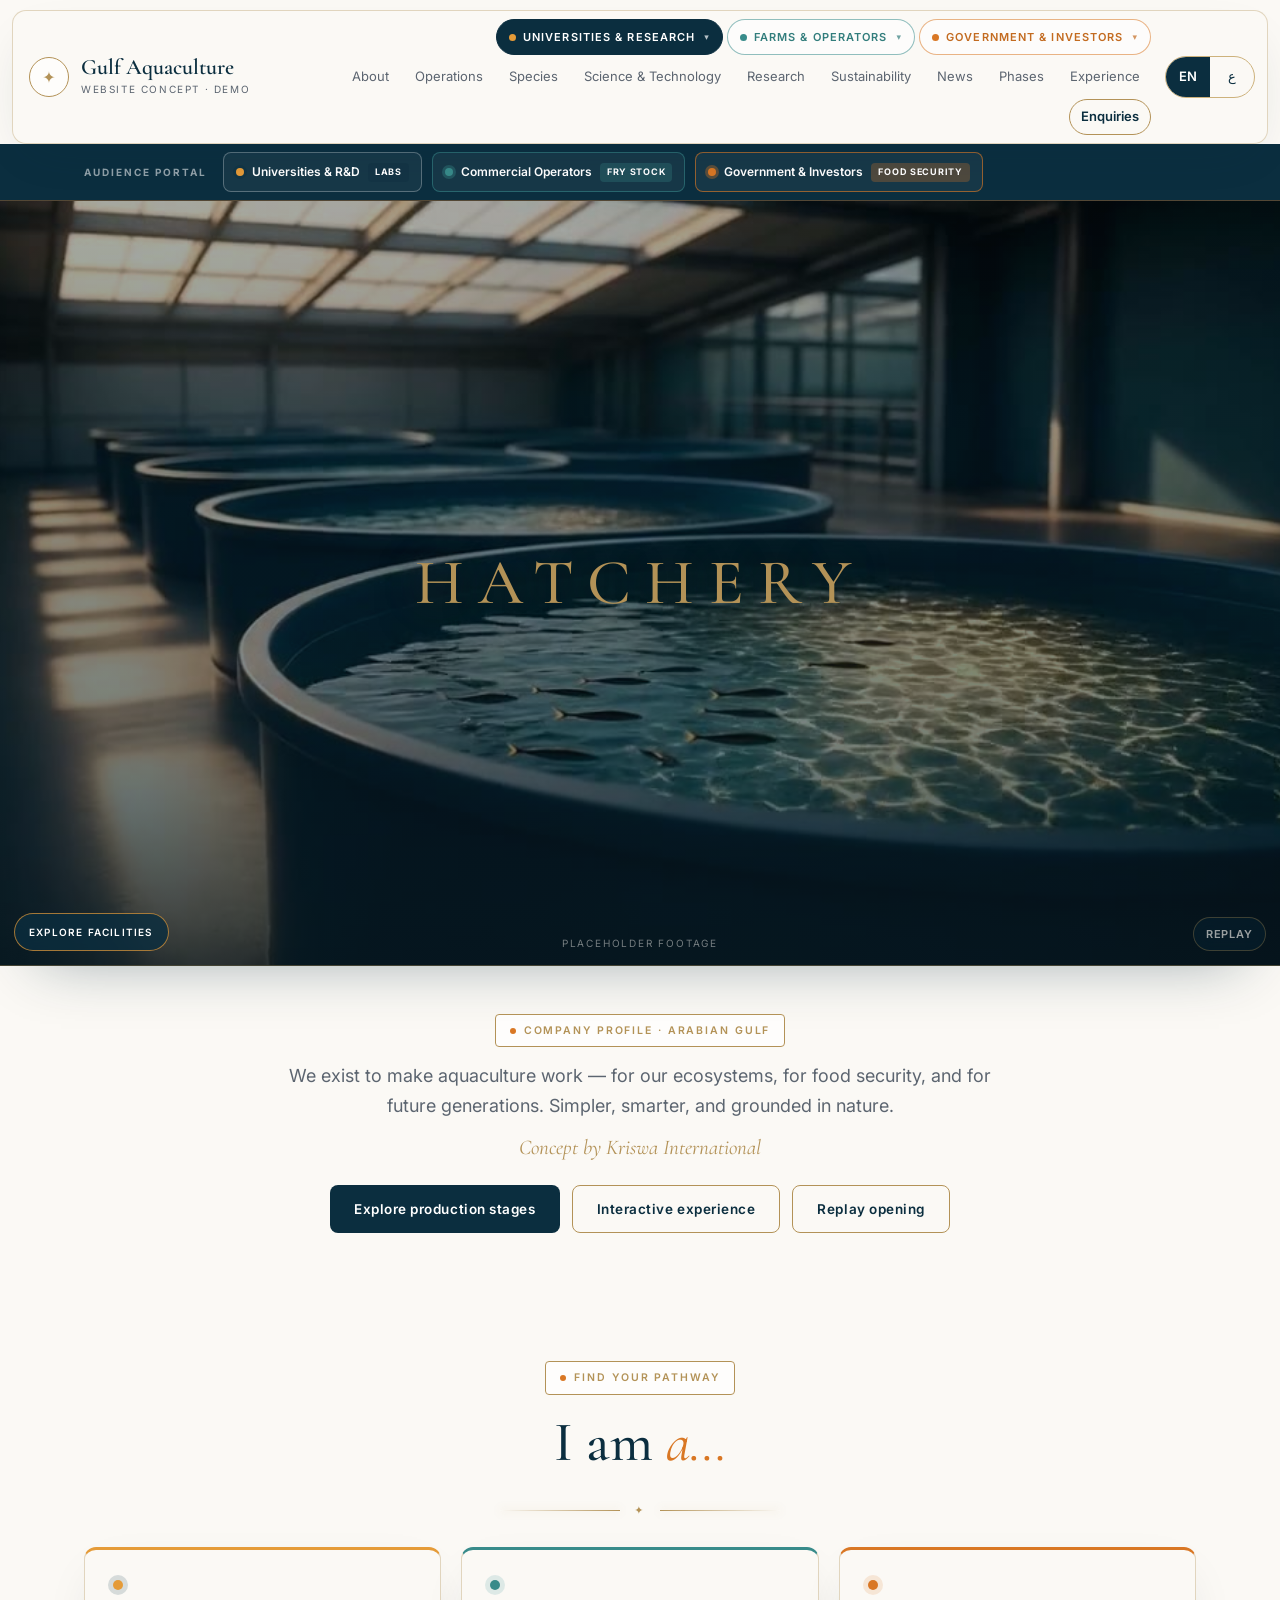
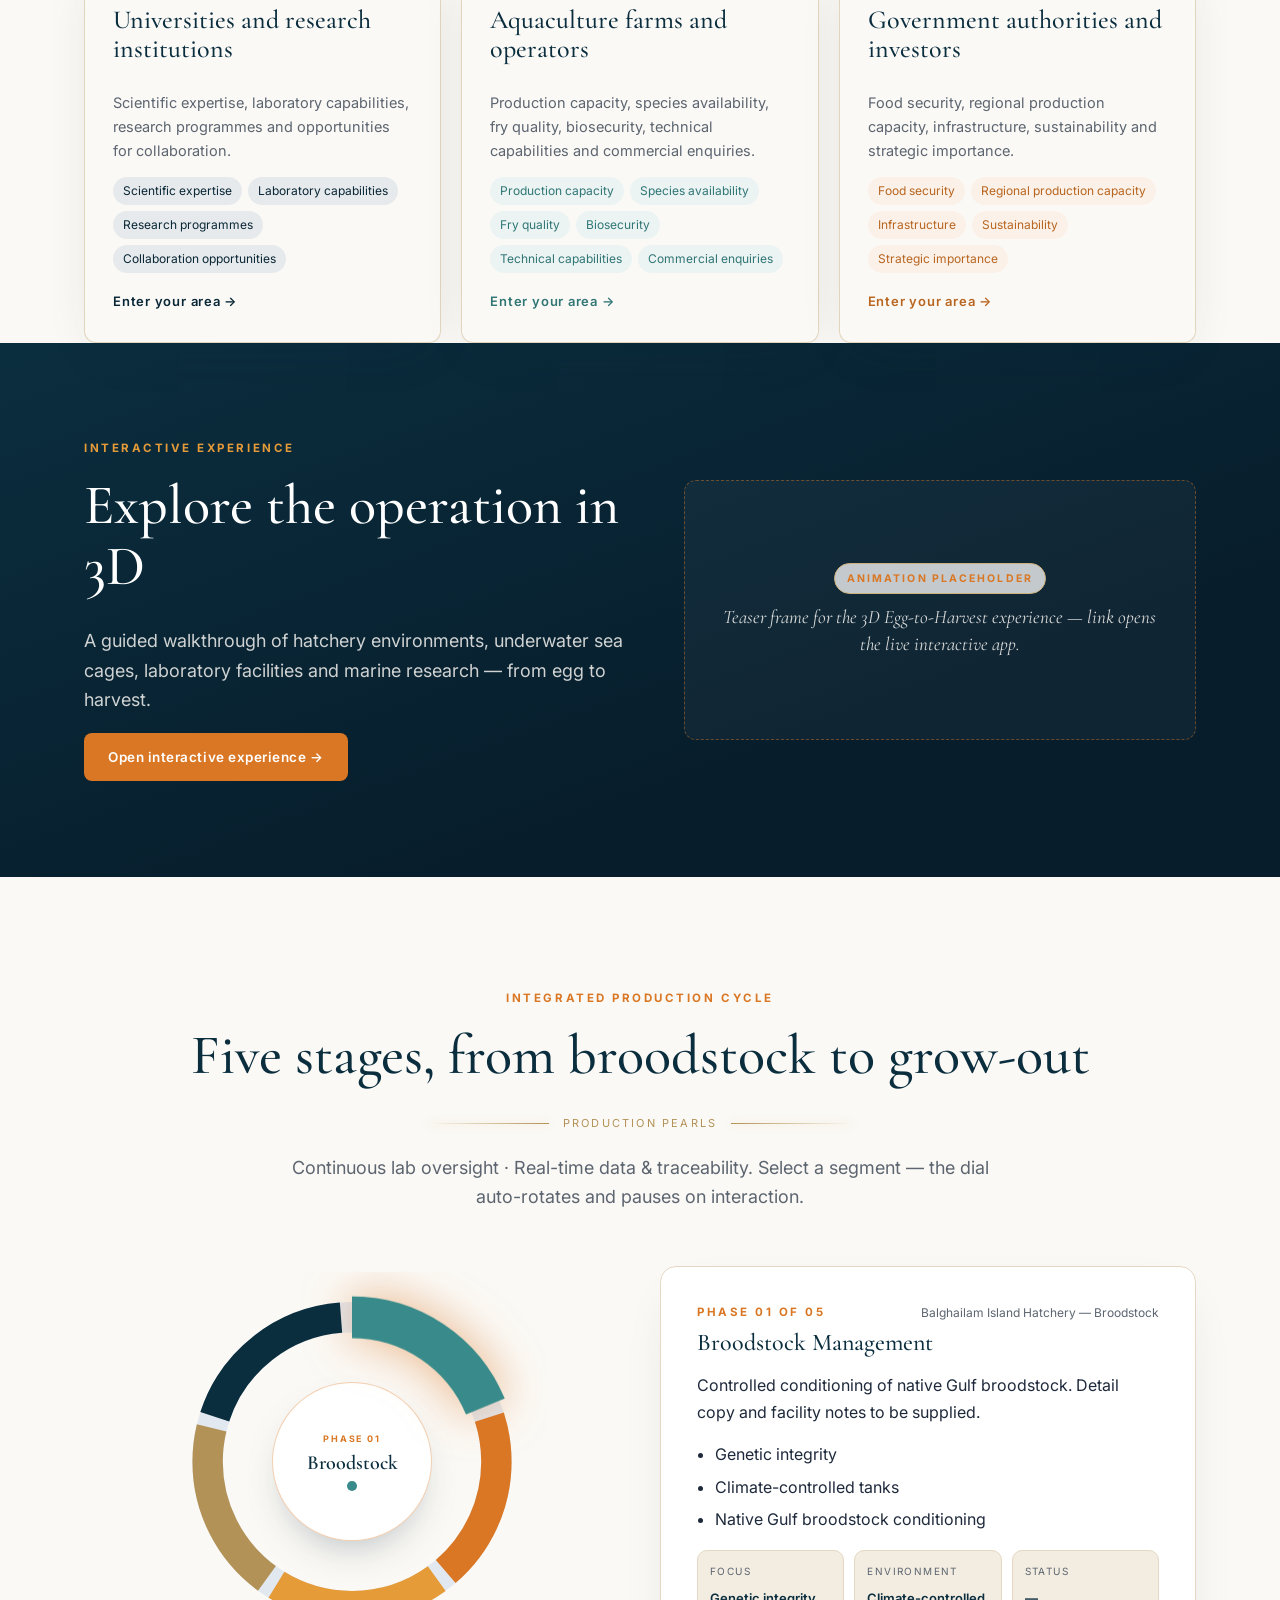
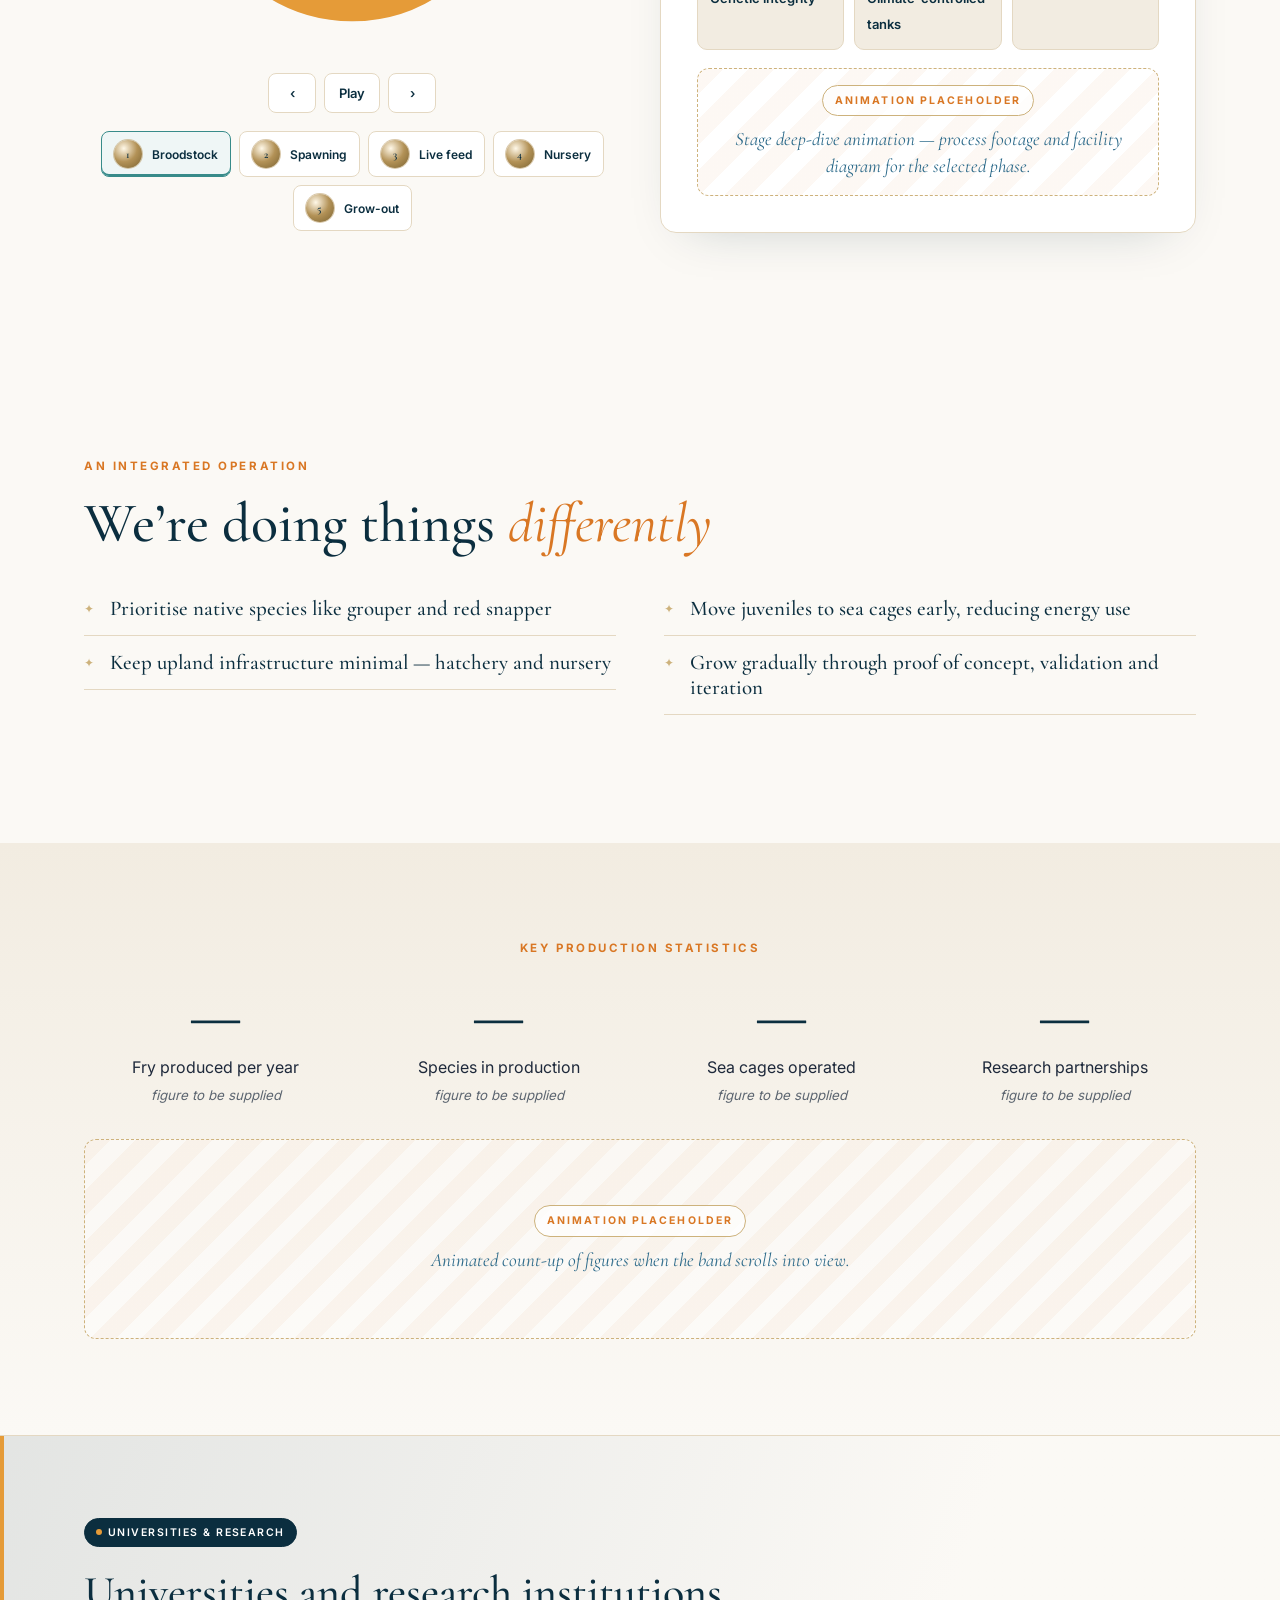
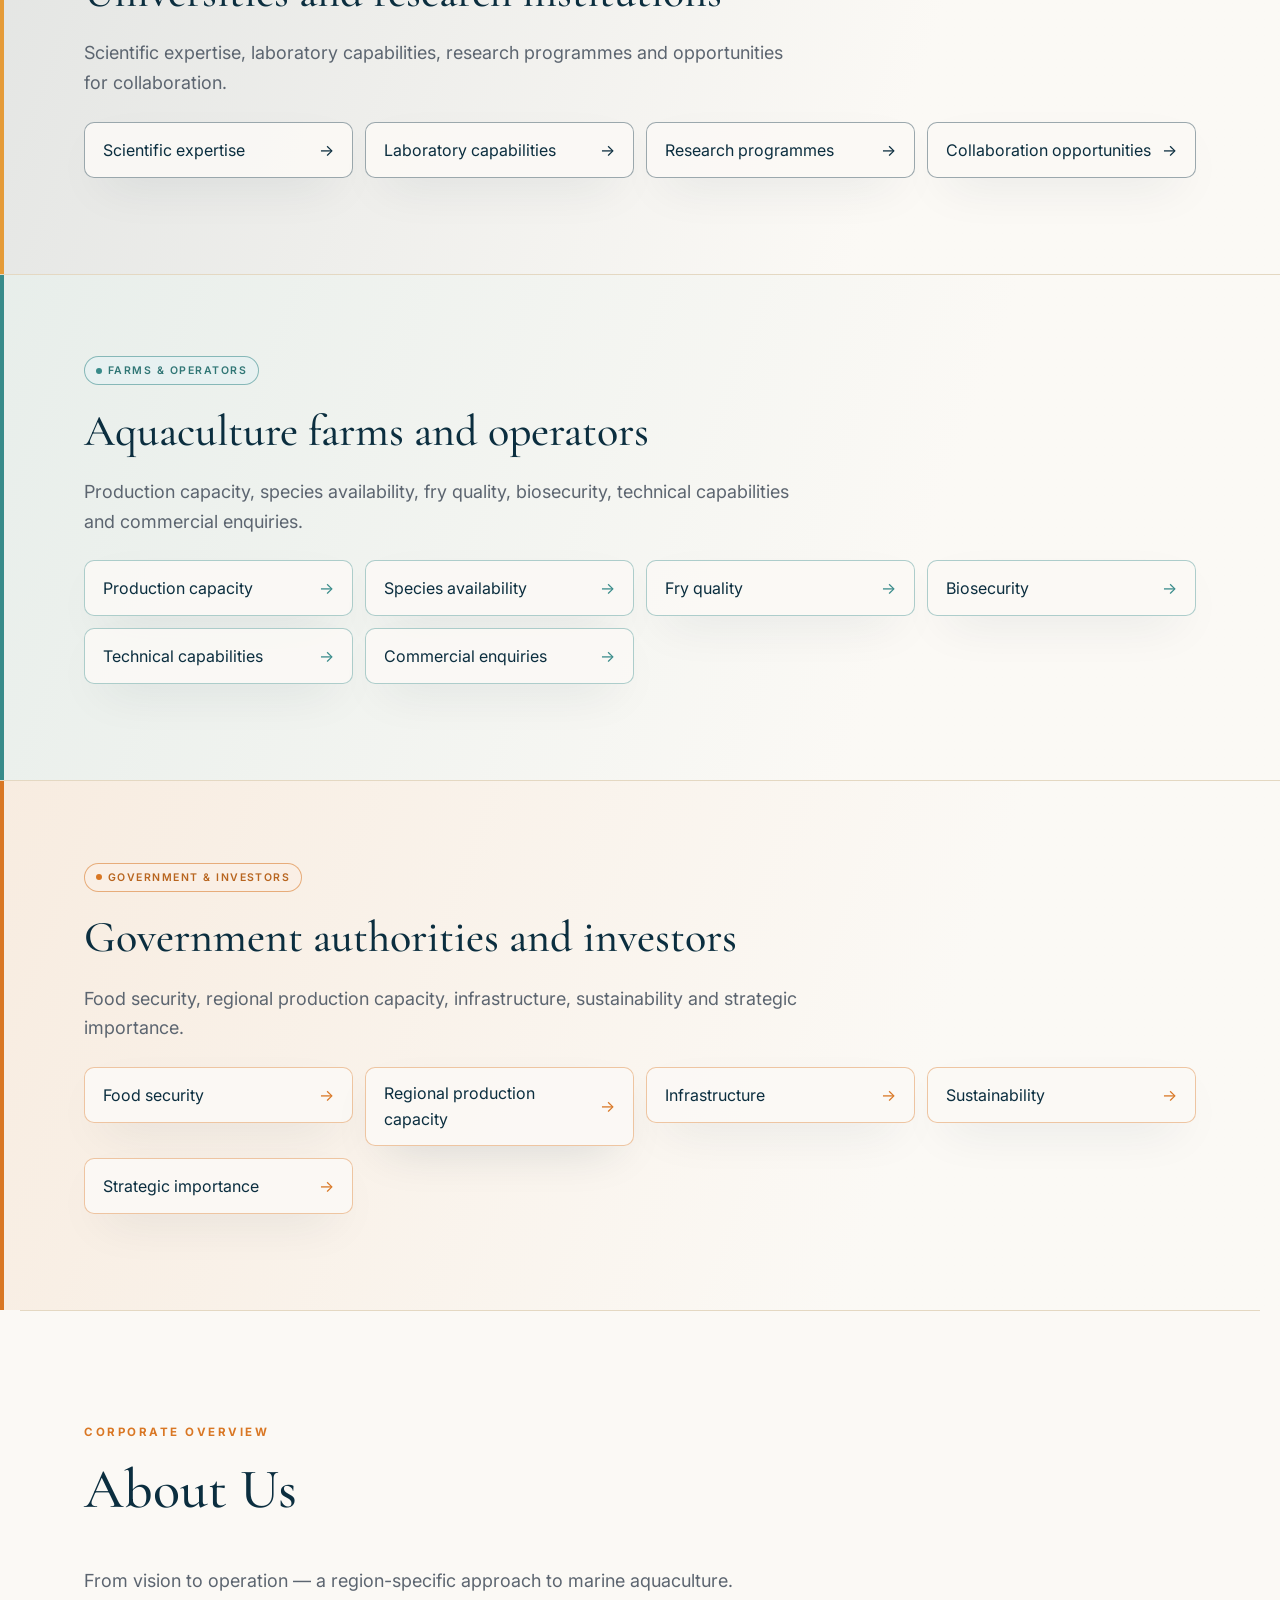
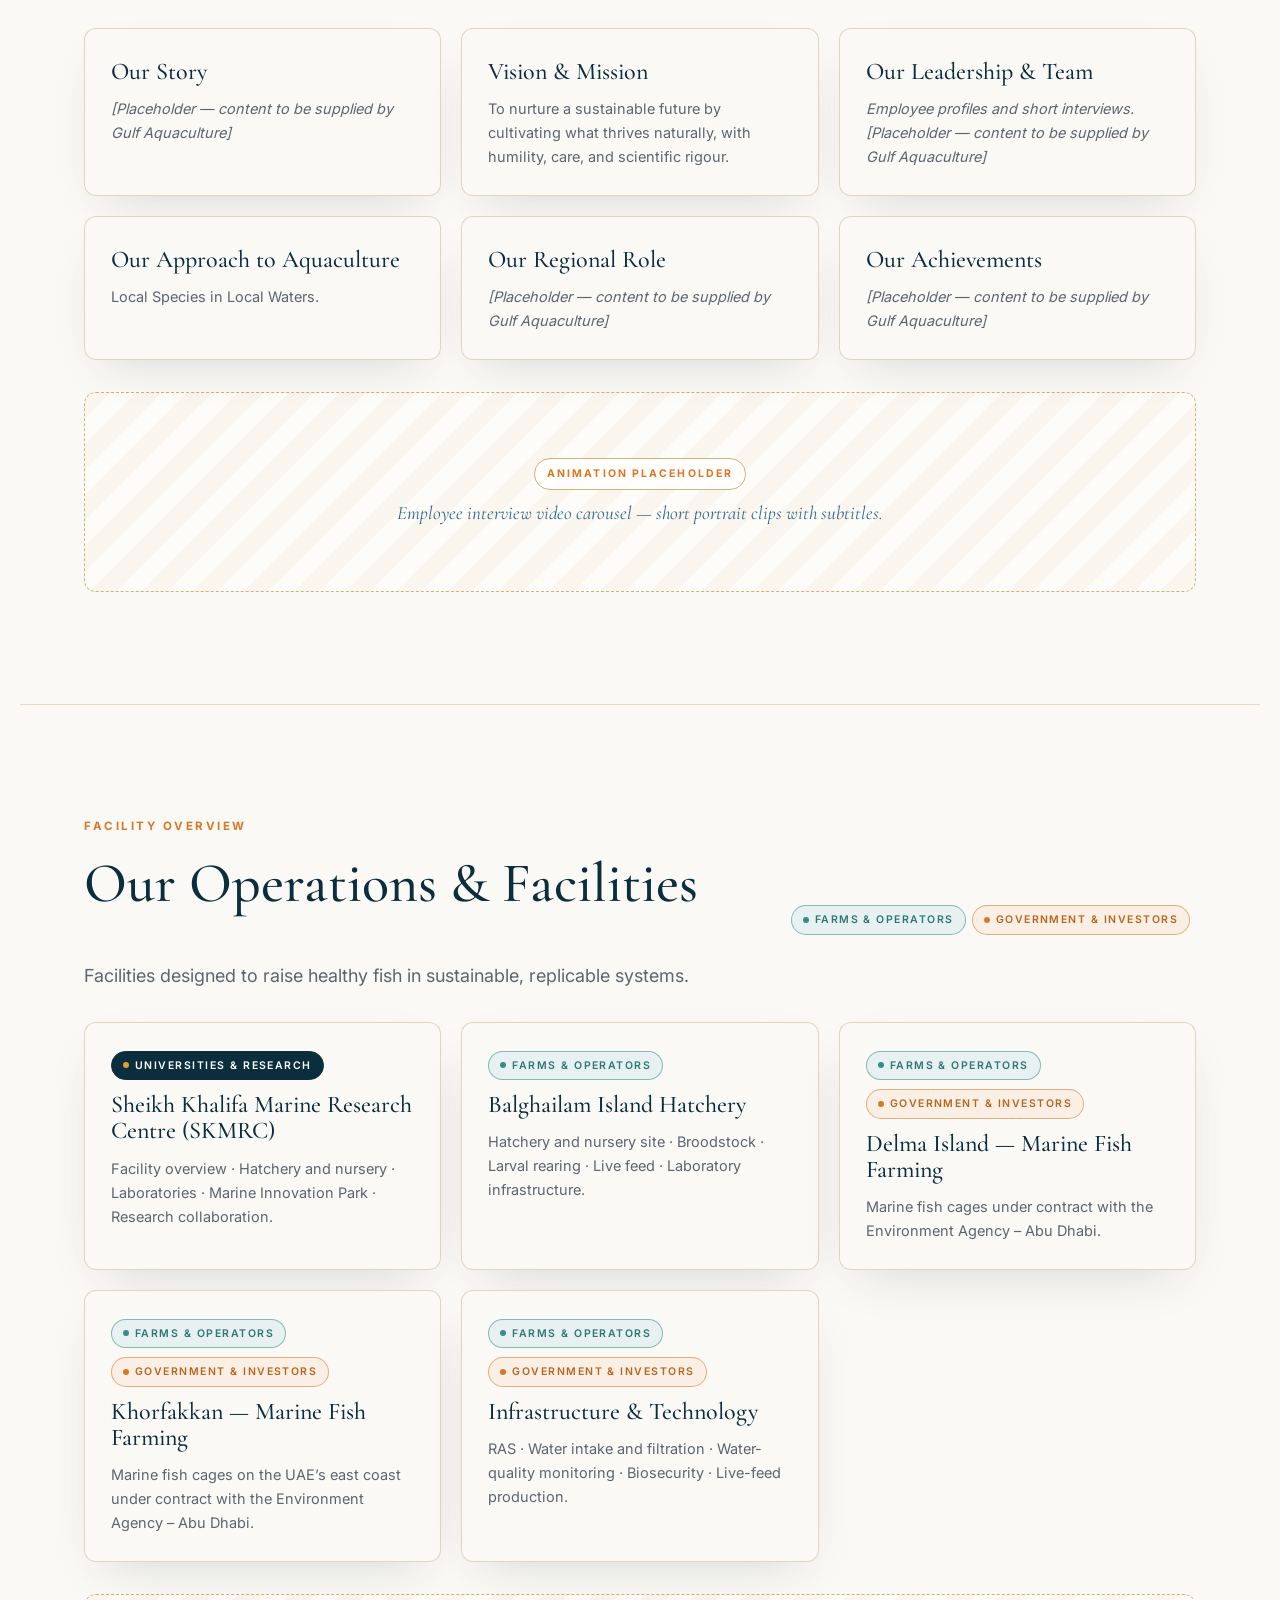
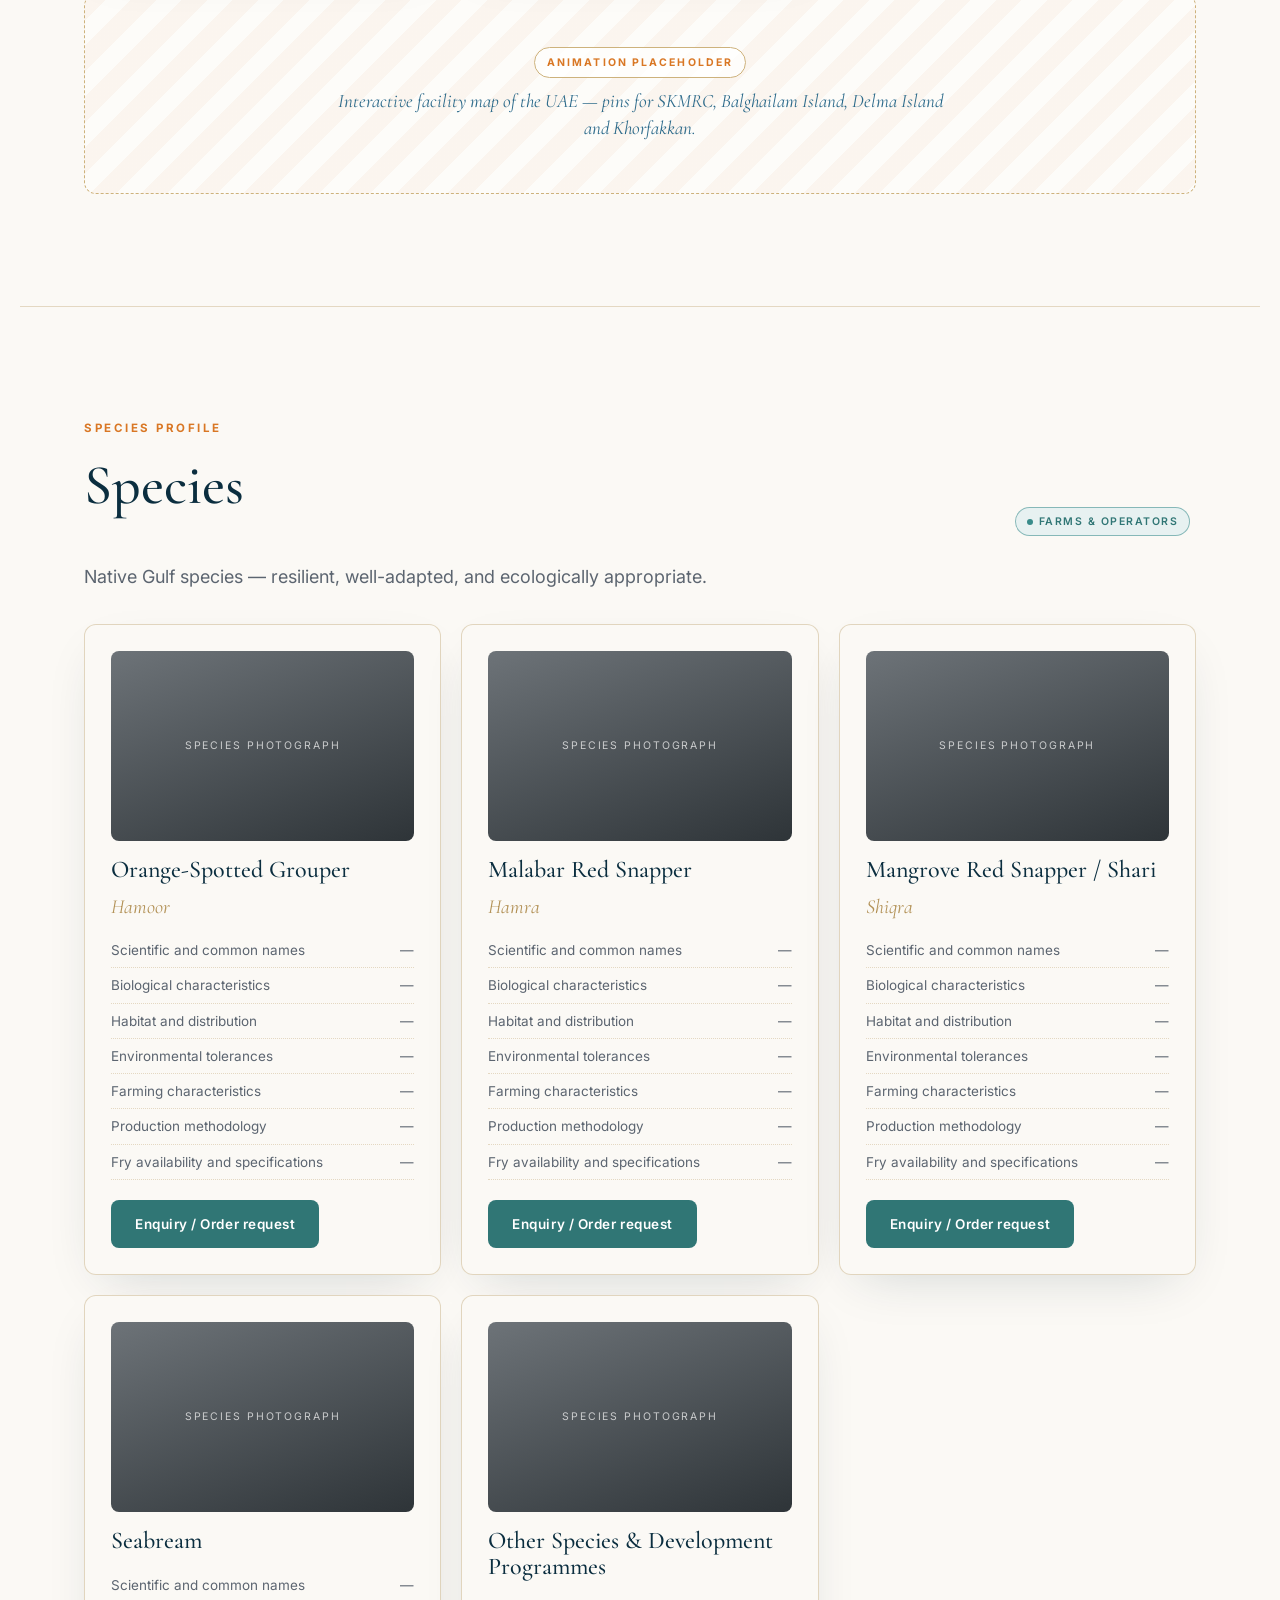
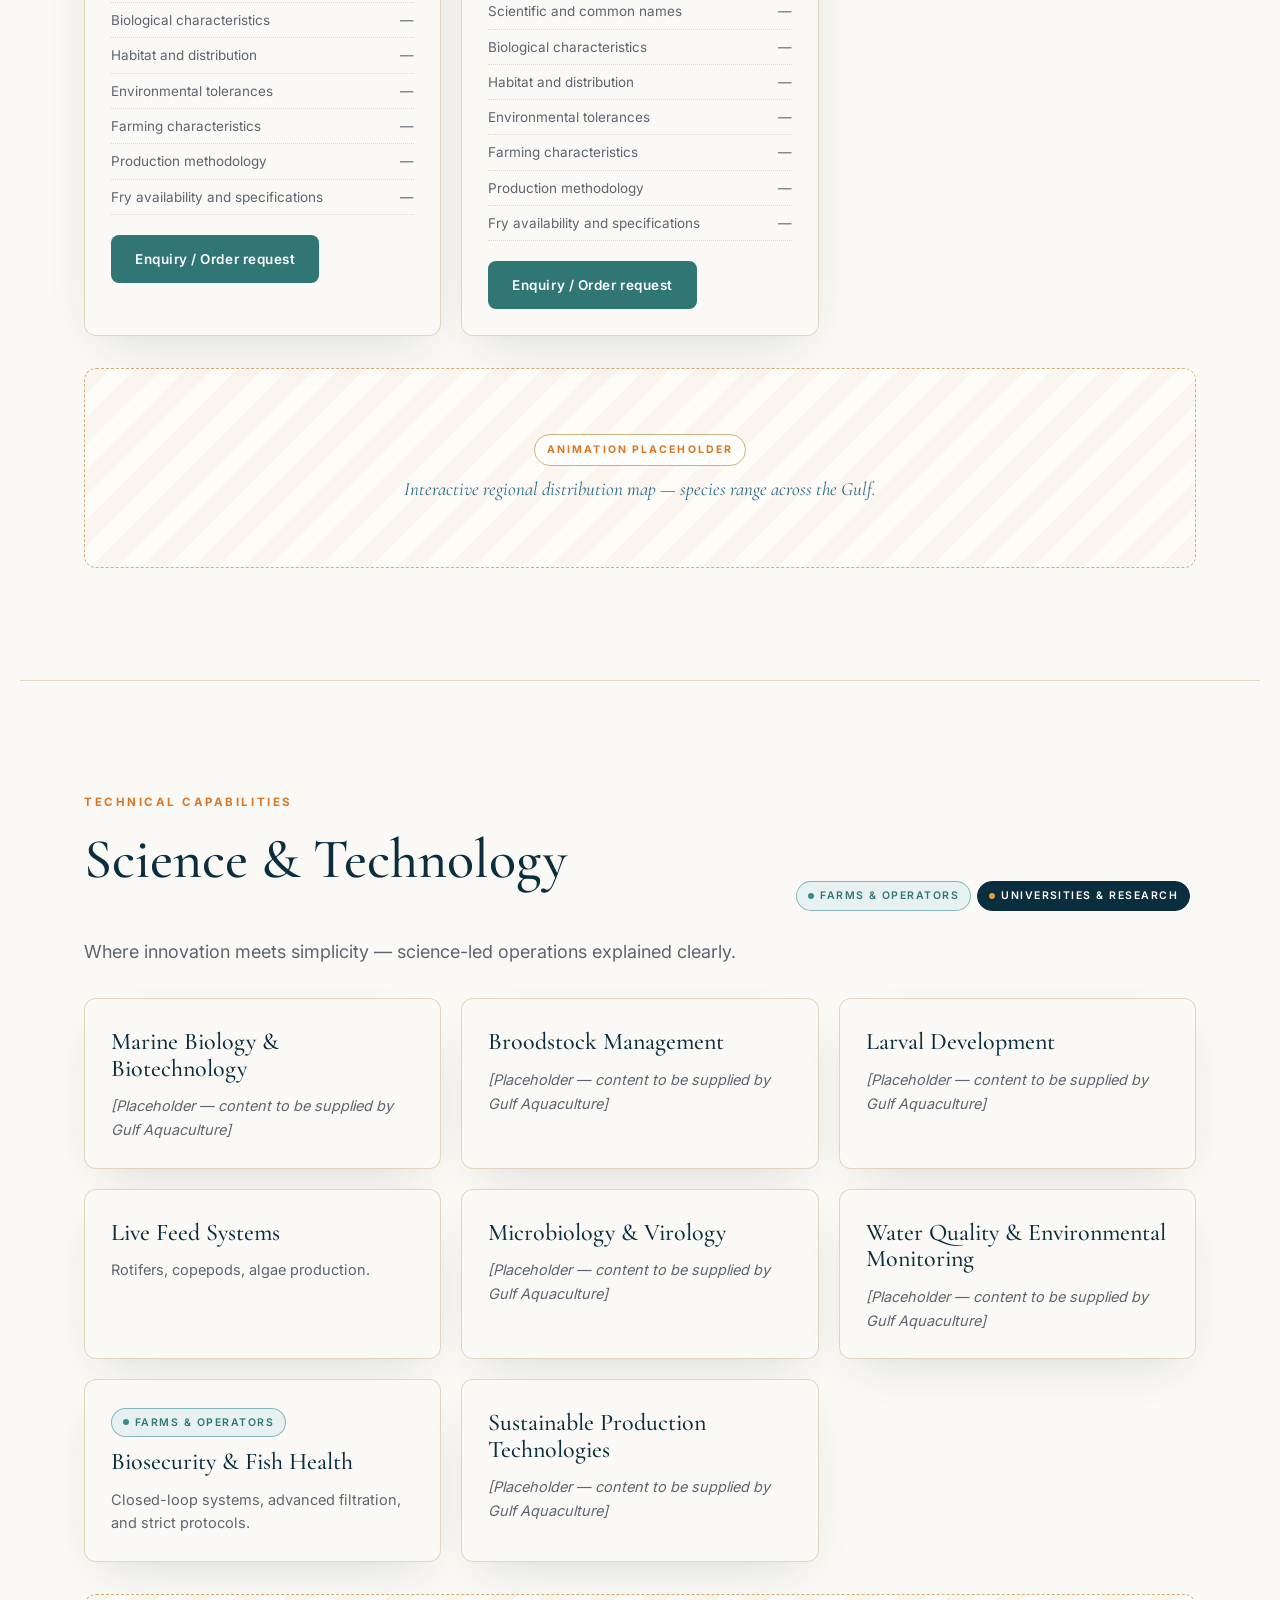
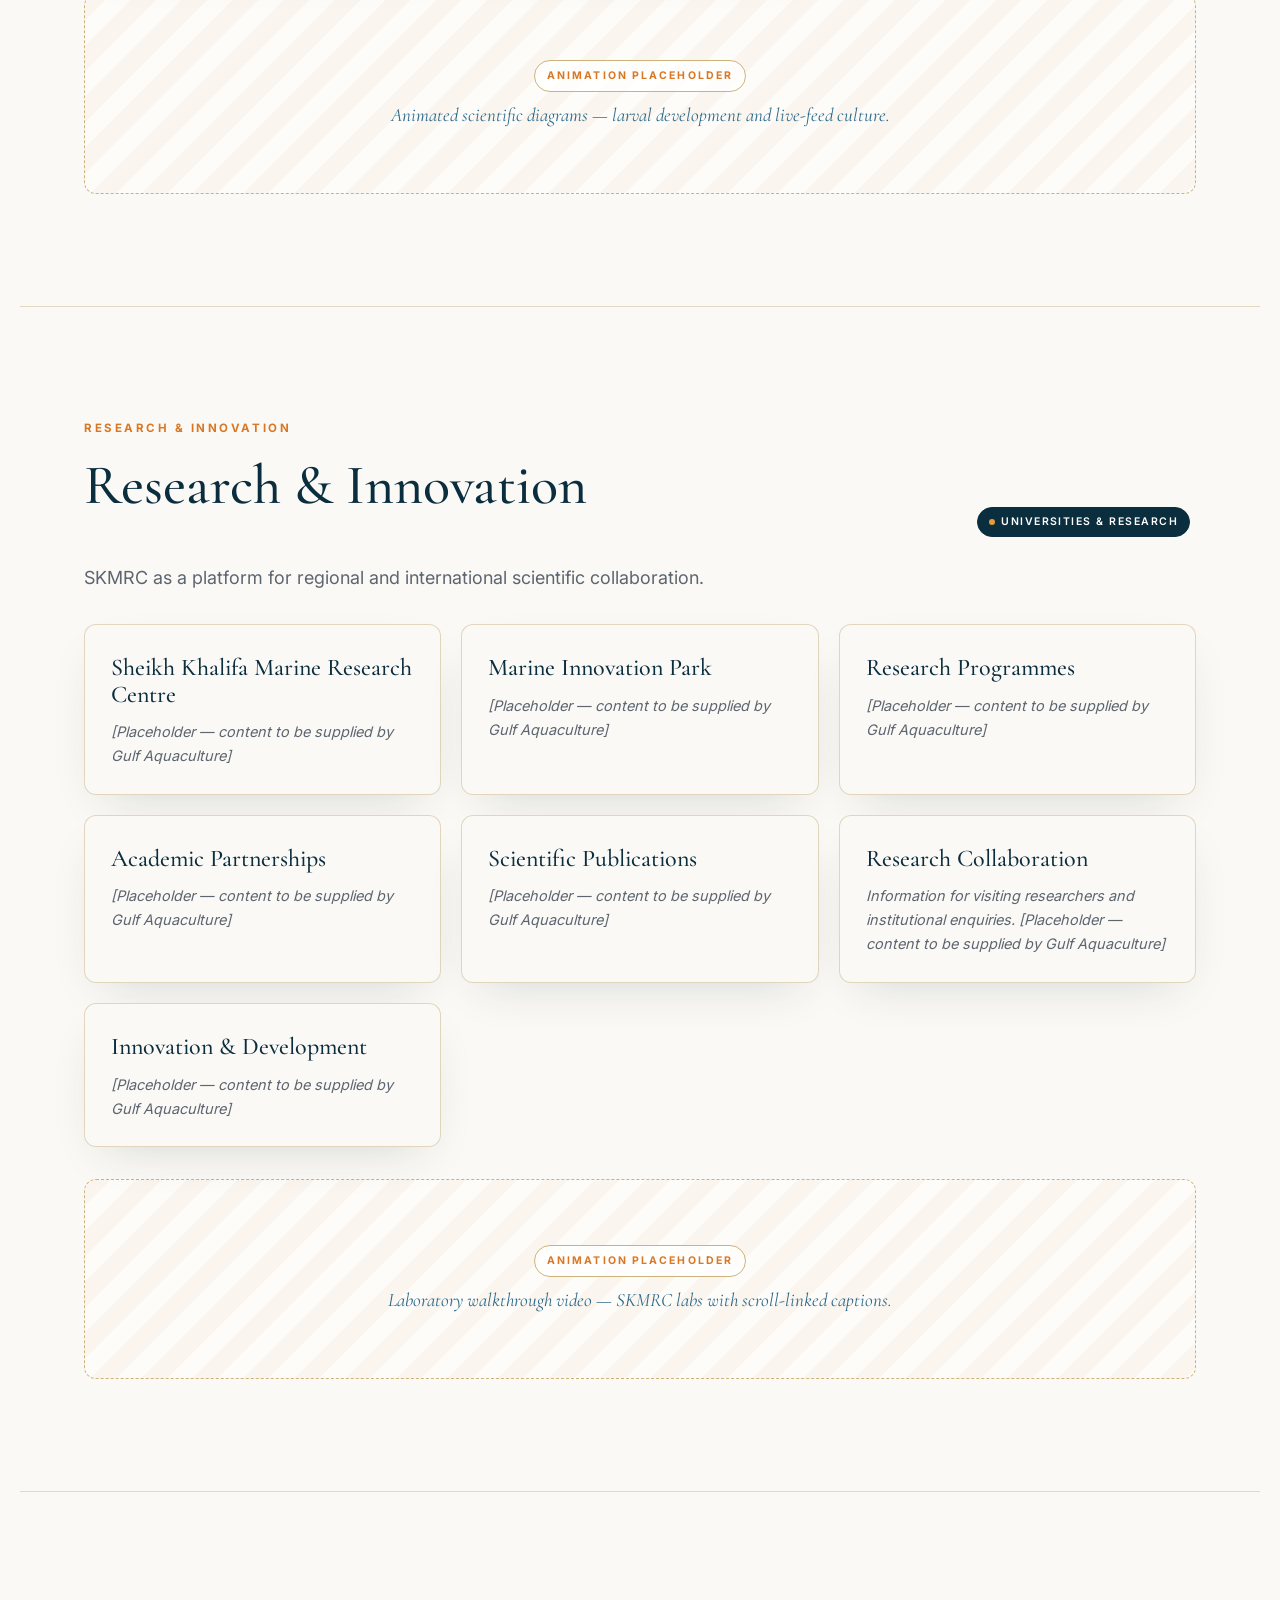
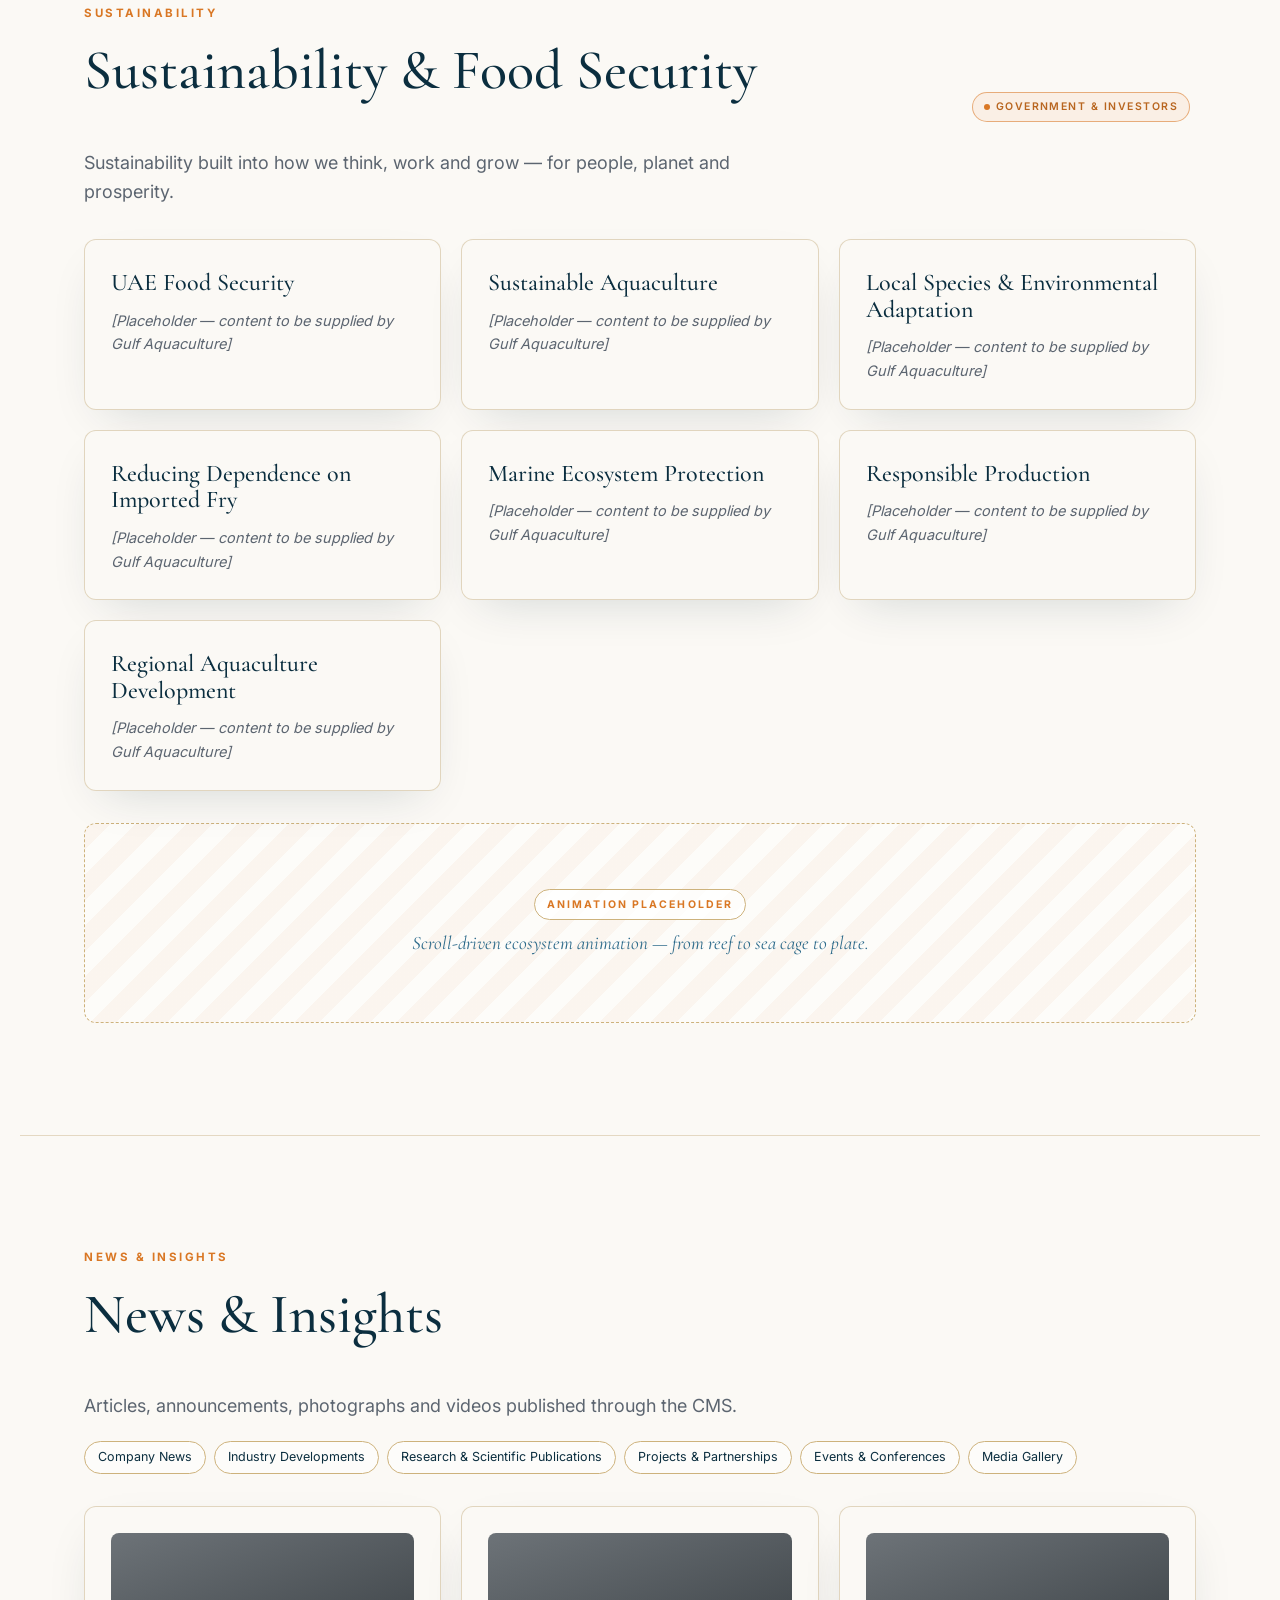
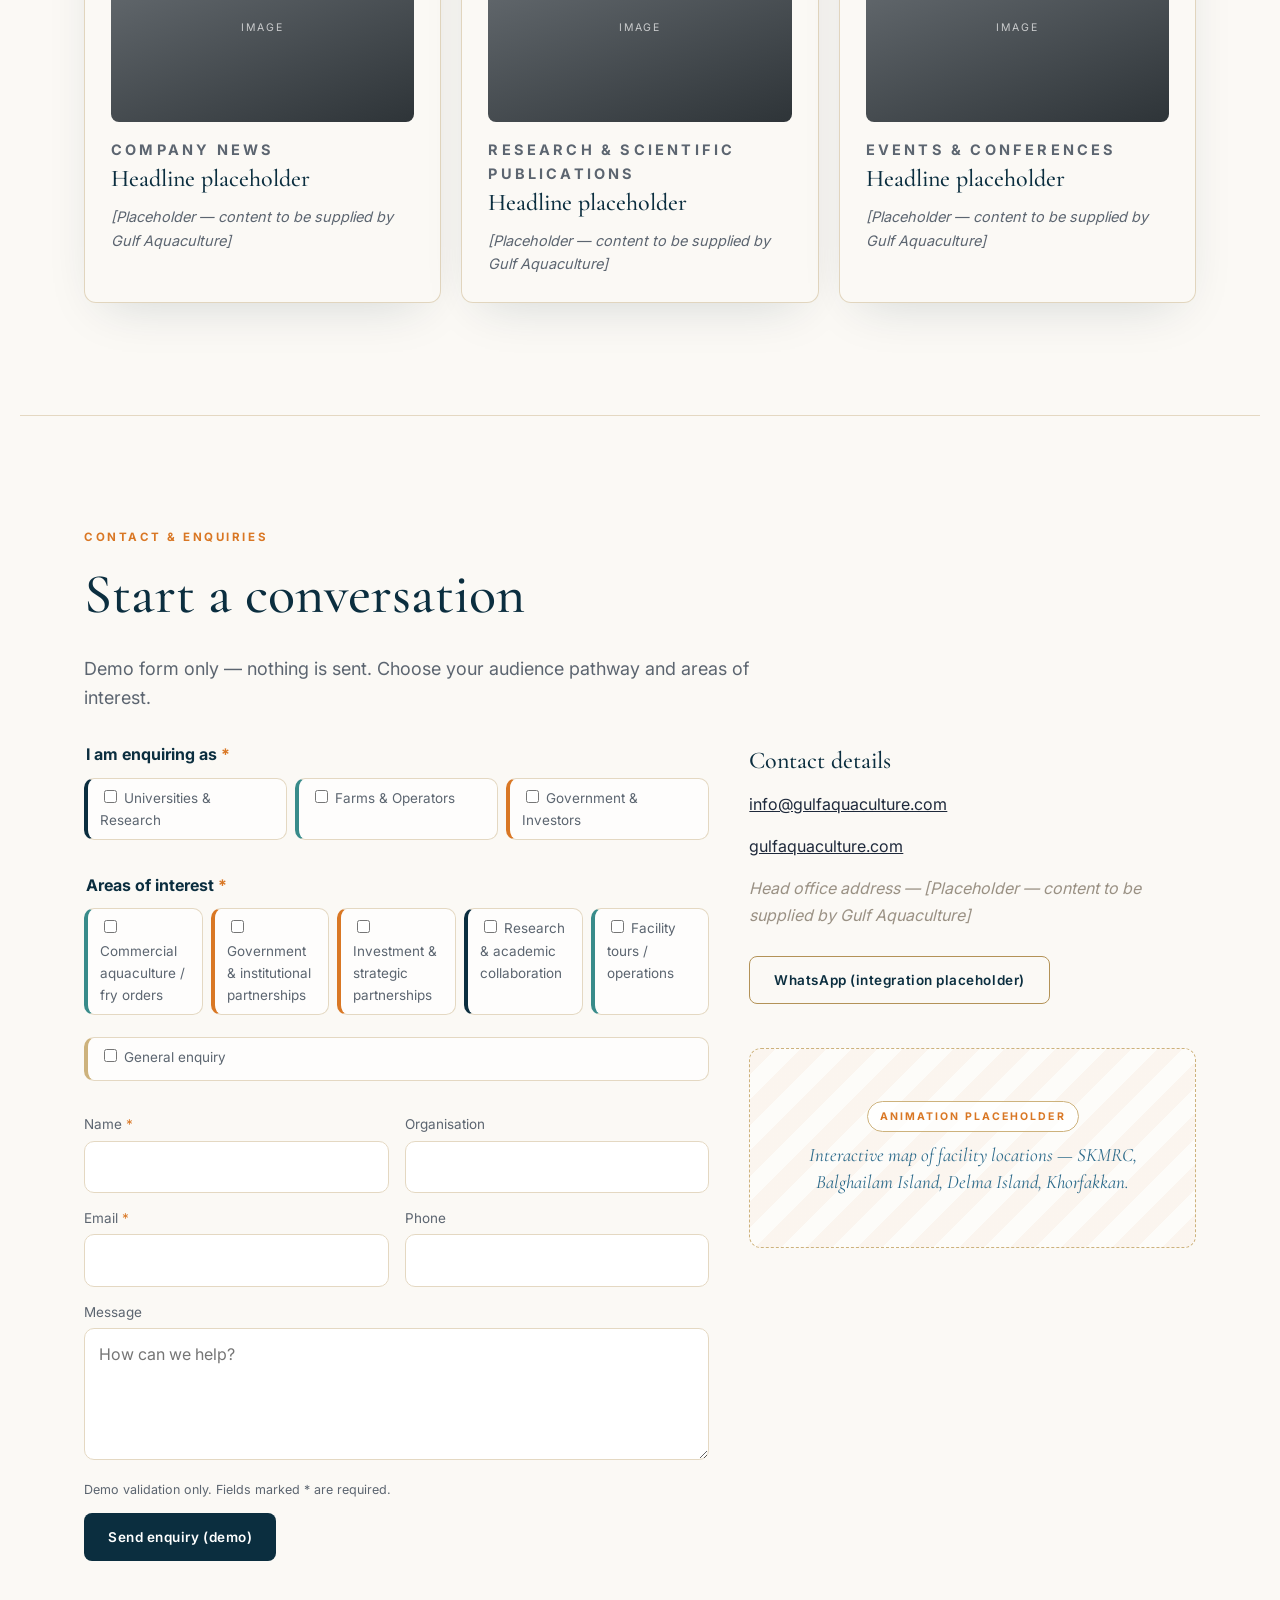
<file: index.html>
<!DOCTYPE html>
<html lang="en">
<head>
<meta charset="utf-8">
<meta name="viewport" content="width=device-width,initial-scale=1,viewport-fit=cover">
<meta name="theme-color" content="#0b2e3f">
<title>Gulf Aquaculture — Transforming Aquaculture in the Middle East (Demo)</title>
<meta name="description" content="Gulf Aquaculture: sustainable marine aquaculture in the Arabian Gulf — hatchery, nursery, sea cages and research. Website concept demo.">
<link rel="stylesheet" href="css/style.css">
<link rel="stylesheet" href="css/cinematic.css">
<link rel="stylesheet" href="css/facilities.css">
</head>
<body>
<a class="skip" href="#main">Skip to content</a>
<header class="site-header" id="top">
  <div class="bar">
    <a class="brand" href="#home" aria-label="Gulf Aquaculture home"><span class="mark" aria-hidden="true">✦</span><span><b>Gulf Aquaculture</b><small>Website concept · Demo</small></span></a>
    <div class="lang" role="group" aria-label="Language (placeholder)"><button type="button" aria-pressed="true">EN</button><button type="button" aria-pressed="false" title="Arabic RTL — placeholder" lang="ar">ع</button></div>
    <button class="burger" aria-expanded="false" aria-controls="nav" aria-label="Open menu"><span></span><span></span><span></span></button>
    <nav id="nav" class="nav" aria-label="Main"></nav>
  </div>
</header>
<main id="main"></main>
<footer class="site-footer" id="footer"></footer>
<script src="js/content.js"></script>
<script src="js/main.js"></script>
<script src="js/facilities-data.js"></script>
<script src="js/facilities.js"></script>
<script src="js/cinematic.js"></script>
</body>
</html>
</file>
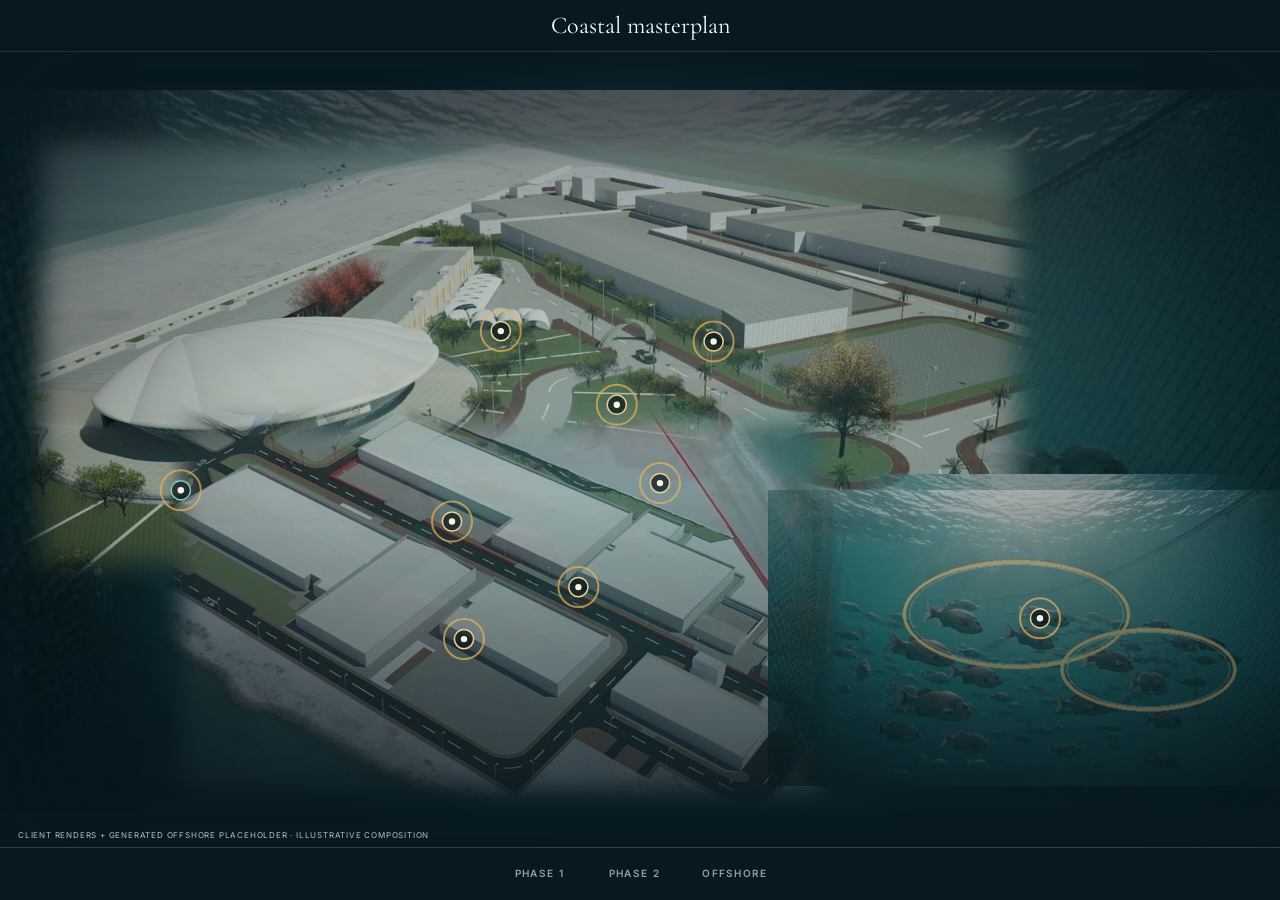
<file: embed/facilities.html>
<!DOCTYPE html>
<html lang="en">
<head>
<meta charset="utf-8">
<meta name="viewport" content="width=device-width,initial-scale=1,viewport-fit=cover">
<meta name="theme-color" content="#071820">
<title>Gulf Aquaculture — Interactive facilities</title>
<meta name="description" content="Interactive exploration of Gulf Aquaculture facility renders, client interior drawings and concept spaces.">
<link rel="stylesheet" href="../css/facilities.css">
</head>
<body class="ga-embed-page">
<main data-ga-facilities data-scene="phase1" aria-label="Gulf Aquaculture facilities"></main>
<script src="../js/facilities-data.js"></script>
<script src="../js/facilities.js"></script>
</body>
</html>
</file>
<file: css/style.css>
/* Gulf Aquaculture — company-profile PDF graphic system + luxury marine web.
   Palette: petrol navy, warm ochre/orange gold, teal audience accents, ivory sand.
   Fonts: Cormorant Garamond + Inter (OFL, local — no CDN). */
@font-face{font-family:'Cormorant Garamond';src:url(../fonts/Cormorant.ttf) format('truetype');font-weight:300 700;font-display:swap}
@font-face{font-family:'Cormorant Garamond';src:url(../fonts/Cormorant-Italic.ttf) format('truetype');font-weight:300 700;font-style:italic;font-display:swap}
@font-face{font-family:'Inter';src:url(../fonts/Inter.ttf) format('truetype');font-weight:100 900;font-display:swap}

:root{
  --ivory:#FBF9F5;--sand:#F2ECE1;--sand2:#E4D8C2;
  --gold:#B39257;--gold2:#CDB27C;--ochre:#e59b38;--orange:#d97724;--orangeDark:#b85e14;
  --petrol:#0b2e3f;--blue:#0E3B5C;--blue2:#2C6A8A;
  --ink:#1e293b;--muted:#5c6570;
  --operators:#388b8a;--government:#d97724;--research:#0b2e3f;
  --sl:env(safe-area-inset-left,0px);--sr:env(safe-area-inset-right,0px);
  --st:env(safe-area-inset-top,0px);--sb:env(safe-area-inset-bottom,0px);
  --gut:clamp(20px,5vw,64px);--serif:'Cormorant Garamond',Georgia,serif;
}
*{box-sizing:border-box}
html{-webkit-text-size-adjust:100%;scroll-behavior:smooth;scroll-padding-top:150px;background:var(--ivory)}
body{margin:0;font:400 16px/1.65 Inter,system-ui,sans-serif;color:var(--ink);background:var(--ivory);-webkit-font-smoothing:antialiased;overflow-x:hidden}
body.lock{overflow:hidden}
h1,h2,h3,h4{font-family:var(--serif);font-weight:500;color:var(--petrol);line-height:1.1;margin:.3em 0 .5em}
h2{font-size:clamp(34px,4.6vw,56px)}
h2 em,h1 em{font-style:italic;font-weight:400;color:var(--orange)}
h3{font-size:24px}
a{color:inherit;-webkit-tap-highlight-color:rgba(217,119,36,.15)}
.wrap{max-width:1240px;margin:0 auto;padding-left:calc(var(--gut) + var(--sl));padding-right:calc(var(--gut) + var(--sr))}
.block{padding-top:clamp(64px,9vw,112px);padding-bottom:clamp(64px,9vw,112px)}
.skip{position:absolute;left:-999px}.skip:focus{left:12px;top:12px;z-index:99;background:#fff;padding:8px}
:focus-visible{outline:2px solid var(--orange);outline-offset:3px}

.eyebrow{font-size:11.5px;letter-spacing:.22em;text-transform:uppercase;color:var(--orange);font-weight:700;margin:0}
.eyebrow.light{color:var(--ochre)}
.tag{display:inline-flex;align-items:center;gap:8px;font-size:10.5px;letter-spacing:.18em;text-transform:uppercase;padding:7px 14px;border-radius:4px;border:1px solid var(--gold);color:var(--gold);background:rgba(255,255,255,.7);font-weight:600}
.tag i{width:6px;height:6px;border-radius:50%;background:var(--orange)}
.rule{display:flex;align-items:center;gap:14px;justify-content:center;color:var(--gold2);font-size:12px;margin:6px 0 18px}
.rule:before,.rule:after{content:"";height:1px;width:56px;background:linear-gradient(90deg,transparent,var(--gold2))}.rule:after{transform:scaleX(-1)}
.lead{font-size:clamp(15.5px,1.6vw,18px);max-width:720px;color:var(--muted)}
.lead.light{color:rgba(251,249,245,.82)}
.center-lead{margin-left:auto;margin-right:auto;text-align:center}
.byline{font-family:var(--serif);font-style:italic;font-size:21px;color:var(--gold);margin:14px 0 0}
.glass,.card,.aud-card,.hub-links a,.site-header .bar{
  background:rgba(251,249,245,.9);border:1px solid rgba(179,146,87,.35);
  box-shadow:0 18px 50px -20px rgba(11,46,63,.18)
}
.a-operators{--c:var(--operators)}.a-government{--c:var(--government)}.a-research{--c:var(--research)}
.badge{display:inline-flex;align-items:center;gap:6px;font-size:10.5px;letter-spacing:.14em;text-transform:uppercase;font-weight:600;padding:5px 11px;border-radius:99px;background:color-mix(in srgb,var(--c) 12%,#fff);color:color-mix(in srgb,var(--c) 85%,#000);border:1px solid color-mix(in srgb,var(--c) 55%,transparent);margin:0 6px 8px 0}
.badge:before{content:"";width:6px;height:6px;border-radius:50%;background:var(--c)}
.badge.a-research{color:#fff;background:var(--research);border-color:var(--research)}
.badge.a-research:before{background:var(--ochre)}

/* Header */
.site-header{position:sticky;top:0;z-index:50;padding-top:calc(10px + var(--st));padding-left:calc(12px + var(--sl));padding-right:calc(12px + var(--sr))}
.site-header.solid .bar{box-shadow:0 12px 40px -18px rgba(11,46,63,.35)}
.bar{display:flex;align-items:center;gap:14px;max-width:1400px;margin:auto;padding:8px 12px 8px 16px;border-radius:14px;backdrop-filter:blur(16px);-webkit-backdrop-filter:blur(16px)}
.brand{display:flex;align-items:center;gap:12px;text-decoration:none;min-height:44px;margin-right:auto}
.mark{width:40px;height:40px;border-radius:50%;border:1.2px solid var(--gold);display:grid;place-items:center;color:var(--gold);background:rgba(255,255,255,.55);flex:none}
.brand b{display:block;font:600 22px/1 var(--serif);color:var(--petrol);white-space:nowrap}
.brand small{display:block;white-space:nowrap;font-size:10px;letter-spacing:.16em;text-transform:uppercase;color:var(--muted);margin-top:3px}
.lang{display:flex;flex:none;border:1px solid var(--gold2);border-radius:24px;overflow:hidden;font-size:13px;order:3}
.lang button{flex:none;font:inherit;border:0;background:none;cursor:pointer;color:var(--petrol);min-width:44px;min-height:40px}
.lang button[aria-pressed=true]{background:var(--petrol);color:#fff;font-weight:600}
.nav{display:flex;flex-direction:column;align-items:flex-end;gap:4px;order:2}
.nav ul{list-style:none;margin:0;padding:0;display:flex;gap:4px;flex-wrap:wrap;justify-content:flex-end}
.nav-main a{display:inline-flex;align-items:center;min-height:36px;padding:0 11px;font-size:13px;color:var(--muted);text-decoration:none;border-radius:20px}
.nav-main .cta{border:1px solid var(--gold);color:var(--petrol);font-weight:600}
.aud-link{display:inline-flex;align-items:center;gap:7px;text-decoration:none;font-size:11px;letter-spacing:.1em;text-transform:uppercase;font-weight:600;padding:8px 12px;border-radius:99px;border:1px solid color-mix(in srgb,var(--c) 55%,transparent);color:color-mix(in srgb,var(--c) 90%,#000);background:rgba(255,255,255,.55)}
.aud-link.a-research,.dd.a-research .aud-link{color:#fff;background:var(--research);border-color:var(--research)}
.aud-link i,.foot h4 i{width:7px;height:7px;border-radius:50%;background:var(--c);display:inline-block;flex:none}
.dd.a-research .aud-link i{background:var(--ochre)}
.burger{display:none;order:4;background:none;border:1px solid var(--gold2);border-radius:50%;width:44px;height:44px;cursor:pointer;padding:0 11px;flex:none}
.burger span{display:block;height:1.5px;background:var(--petrol);margin:5px 0}
.burger[aria-expanded=true] span:nth-child(2){opacity:0}

/* Access strip — always visible audience portals */
.access-strip{position:sticky;top:calc(74px + var(--st));z-index:40;background:var(--petrol);color:#fff;border-bottom:1px solid rgba(217,119,36,.35)}
.access-inner{display:flex;align-items:center;gap:16px;padding-top:8px;padding-bottom:8px;overflow:auto}
.access-label{font-size:10px;letter-spacing:.2em;text-transform:uppercase;color:rgba(255,255,255,.55);flex:none;font-weight:700}
.access-btns{display:flex;gap:10px;flex:1}
.access-btn{display:inline-flex;align-items:center;gap:8px;padding:8px 12px;border-radius:8px;text-decoration:none;font-size:12px;font-weight:600;border:1px solid rgba(255,255,255,.18);background:rgba(255,255,255,.05);color:#fff;white-space:nowrap;min-height:40px}
.access-btn i{width:8px;height:8px;border-radius:50%;background:var(--c);flex:none;box-shadow:0 0 0 3px color-mix(in srgb,var(--c) 35%,transparent)}
.access-btn.a-research i{background:var(--ochre)}
.access-btn .ab-chip{font-size:9px;letter-spacing:.08em;text-transform:uppercase;padding:2px 7px;border-radius:4px;background:color-mix(in srgb,var(--c) 28%,transparent);color:#fff;font-weight:700}
.access-btn.a-operators{border-color:color-mix(in srgb,var(--operators) 55%,transparent)}
.access-btn.a-government{border-color:color-mix(in srgb,var(--government) 65%,transparent)}
.access-btn.a-research{border-color:rgba(255,255,255,.28)}

/* Hero — PDF cover: grayscale photo + gold fish arcs + serif title */
.hero{position:relative;text-align:center;padding:clamp(28px,6vw,72px) 0 clamp(20px,4vw,40px);overflow:hidden}
.hero-visual{position:absolute;inset:0;pointer-events:none;z-index:0}
.hero-photo{position:absolute;inset:0;background:
  linear-gradient(180deg,rgba(251,249,245,.92) 0%,rgba(251,249,245,.55) 40%,rgba(251,249,245,.95) 100%),
  radial-gradient(ellipse at 50% 40%,#9aa3a8 0%,#4a5560 45%,#1a2228 100%);
  filter:grayscale(1);opacity:.55}
.fish-mark{position:absolute;left:50%;top:42%;width:min(520px,70vw);transform:translate(-50%,-50%);opacity:.85}
.hero-inner{position:relative;z-index:1;max-width:1100px;margin:auto;padding:0 calc(var(--gut) + var(--sr)) 0 calc(var(--gut) + var(--sl))}
.hero h1{font-size:clamp(42px,7vw,92px);line-height:1.02;margin:26px 0 18px;color:var(--petrol)}
.hero h1 em{display:block;font-size:.52em;letter-spacing:.18em;text-transform:uppercase;font-style:normal;font-family:Inter,sans-serif;font-weight:600;color:var(--orange);margin-top:.35em}
.hero .lead{margin:0 auto}
.hero-cta{display:flex;flex-wrap:wrap;gap:12px;justify-content:center;margin-top:22px}
.hero>.ph{position:relative;z-index:1;max-width:1180px;margin:clamp(32px,5vw,56px) auto 0;aspect-ratio:16/9;min-height:0;border-radius:4px;background:linear-gradient(180deg,#2a343c,#0b2e3f);box-shadow:0 40px 90px -30px rgba(11,46,63,.55),0 0 0 1px rgba(179,146,87,.4);border:0;width:calc(100% - 2*var(--gut));color:#dfe8ea}
.hero>.ph .ph-tag{border-color:var(--gold);color:var(--ochre)}

.ph{display:flex;flex-direction:column;align-items:center;justify-content:center;text-align:center;gap:10px;border:1px dashed var(--gold2);border-radius:12px;padding:28px;margin:32px 0 0;min-height:200px;color:var(--blue2);background:repeating-linear-gradient(135deg,rgba(217,119,36,.05) 0 18px,transparent 18px 36px),rgba(255,255,255,.45)}
.ph-tag{font-size:10.5px;font-weight:700;letter-spacing:.2em;color:var(--orange);border:1px solid var(--gold2);background:rgba(255,255,255,.75);padding:6px 12px;border-radius:99px}
.ph p{max-width:620px;margin:0;font:italic 19px/1.4 var(--serif)}
.img-ph{aspect-ratio:16/10;border-radius:8px;background:linear-gradient(135deg,var(--sand),var(--sand2));display:grid;place-items:center;font-size:10.5px;letter-spacing:.18em;text-transform:uppercase;color:var(--gold);margin-bottom:16px}
.img-ph.mono{background:linear-gradient(160deg,#6b737a,#2c343a);color:rgba(255,255,255,.7);filter:grayscale(.3)}
.is-ph{color:#9a9184;font-style:italic}

/* Selector cards */
.selector{text-align:center;padding-top:clamp(40px,6vw,72px)}
.aud-grid{display:grid;grid-template-columns:repeat(3,1fr);gap:20px;margin-top:28px;text-align:left}
.aud-card{display:flex;flex-direction:column;text-decoration:none;padding:30px 28px;border-radius:12px;border-top:3px solid var(--c);transition:transform .35s,box-shadow .35s}
.aud-card.a-research{border-top-color:var(--ochre)}
.aud-card .dot{width:10px;height:10px;border-radius:50%;background:var(--c);box-shadow:0 0 0 5px color-mix(in srgb,var(--c) 15%,transparent);margin-bottom:16px}
.aud-card.a-research .dot{background:var(--ochre)}
.aud-card h3{font-size:26px;margin-top:0}.aud-card p{color:var(--muted);font-size:14.5px;flex:1}
.aud-card .go{color:color-mix(in srgb,var(--c) 85%,#000);font-weight:600;font-size:13px;letter-spacing:.06em}
.topics{list-style:none;padding:0;margin:0 0 18px;display:flex;flex-wrap:wrap;gap:6px}
.topics li{font-size:12px;padding:4px 10px;border-radius:99px;background:color-mix(in srgb,var(--c) 10%,#fff);color:color-mix(in srgb,var(--c) 85%,#000)}

/* Experience band */
.band-navy{background:linear-gradient(160deg,var(--petrol),#071d2b 70%);color:#fff;padding:clamp(56px,8vw,96px) 0}
.band-navy h2{color:#fff}
.exp-grid{display:grid;grid-template-columns:1.1fr 1fr;gap:36px;align-items:center}
.experience .ph{margin:0;background:rgba(255,255,255,.04);border-color:rgba(217,119,36,.45);color:rgba(251,249,245,.85);min-height:260px}

/* Interactive phases dial */
.phases .sec-head.center{justify-content:center;text-align:center;width:100%}
.phases-layout{display:grid;grid-template-columns:1fr 1fr;gap:40px;align-items:center;margin-top:36px}
.dial-wrap{display:flex;flex-direction:column;align-items:center;gap:18px}
.dial{position:relative;width:min(380px,86vw);aspect-ratio:1}
.dial-svg{position:relative;z-index:2;width:100%;height:100%;transform:rotate(-90deg);touch-action:pan-y}
.phase-arc{cursor:pointer;transition:stroke-width .3s,filter .3s;outline:none}
.phase-arc.is-active{filter:drop-shadow(0 0 6px rgba(217,119,36,.55))}
.dial-hub{z-index:1;pointer-events:none;position:absolute;inset:0;margin:auto;width:42%;aspect-ratio:1;border-radius:50%;background:#fff;border:1px solid rgba(217,119,36,.35);box-shadow:0 18px 40px -18px rgba(11,46,63,.35);display:flex;flex-direction:column;align-items:center;justify-content:center;text-align:center;padding:12px}
.dial-kicker{font-size:9px;letter-spacing:.2em;text-transform:uppercase;color:var(--orange);font-weight:700}
.dial-hub strong{font:600 20px/1.15 var(--serif);color:var(--petrol);margin:6px 0}
.dial-dot{width:10px;height:10px;border-radius:50%}
.dial-controls{display:flex;gap:8px}
.ctrl{min-width:48px;min-height:40px;padding:0 14px;border-radius:8px;border:1px solid var(--sand2);background:#fff;color:var(--petrol);font:600 13px Inter,sans-serif;cursor:pointer}
.ctrl[aria-pressed=true]{background:var(--petrol);color:#fff;border-color:var(--petrol)}
.phase-legend{list-style:none;padding:0;margin:0;display:flex;flex-wrap:wrap;gap:8px;justify-content:center}
.leg{display:inline-flex;align-items:center;gap:8px;padding:8px 12px;border-radius:8px;border:1px solid var(--sand2);background:#fff;font:600 12px Inter,sans-serif;color:var(--petrol);cursor:pointer}
.leg .leg-n{color:var(--pc);font-size:10px;letter-spacing:.12em}
.leg[aria-current=true]{border-color:var(--pc);box-shadow:inset 0 -2px 0 var(--pc);background:color-mix(in srgb,var(--pc) 8%,#fff)}
.phase-panel{background:#fff;border:1px solid var(--sand2);border-radius:16px;padding:clamp(22px,3vw,36px);box-shadow:0 18px 50px -28px rgba(11,46,63,.25)}
.phase-panel.flash{animation:flash .45s ease}
@keyframes flash{from{transform:translateY(6px);opacity:.6}to{transform:none;opacity:1}}
.phase-panel-head{display:flex;justify-content:space-between;gap:12px;flex-wrap:wrap;align-items:center}
.phase-facility{font-size:12px;color:var(--muted)}
.phase-bullets{margin:14px 0 18px;padding:0 0 0 18px;color:var(--ink)}
.phase-bullets li{margin:6px 0}
.phase-params{display:grid;grid-template-columns:repeat(3,1fr);gap:10px}
.phase-params div{background:var(--sand);border:1px solid var(--sand2);border-radius:10px;padding:12px}
.phase-params span{display:block;font-size:10px;letter-spacing:.14em;text-transform:uppercase;color:var(--muted);margin-bottom:4px}
.phase-params strong{font:600 13px/1.3 Inter,sans-serif;color:var(--petrol)}
.phase-panel .ph{margin-top:18px;min-height:120px;padding:16px}

.pillars ul{columns:2;gap:48px;padding:0;list-style:none}
.pillars li{break-inside:avoid;padding:14px 0 14px 26px;position:relative;border-bottom:1px solid var(--sand2);font:500 21px var(--serif);color:var(--petrol)}
.pillars li:before{content:"✦";position:absolute;left:0;color:var(--gold2);font-size:12px;top:20px}

.stats{background:linear-gradient(180deg,var(--sand),var(--ivory));padding:clamp(56px,8vw,96px) 0;text-align:center}
.stat-grid{display:grid;grid-template-columns:repeat(4,1fr);gap:20px;margin-top:24px}
.stat-grid strong{font:500 64px/1 var(--serif);display:block;color:var(--petrol)}
.stat-grid span{display:block;color:var(--ink);margin-top:8px}
.stat-grid small{color:var(--muted);font-style:italic}

.aud-hub{padding:clamp(48px,7vw,80px) 0;background:linear-gradient(110deg,color-mix(in srgb,var(--c) 10%,var(--ivory)),var(--ivory) 70%);border-top:1px solid var(--sand2);position:relative}
.aud-hub:before{content:"";position:absolute;left:var(--sl);top:0;bottom:0;width:4px;background:var(--c)}
.aud-hub.a-research:before{background:var(--ochre)}
.aud-hub h2{font-size:clamp(28px,3.6vw,44px);max-width:900px}
.hub-links{list-style:none;padding:0;display:grid;grid-template-columns:repeat(auto-fit,minmax(230px,1fr));gap:12px;margin-top:24px}
.hub-links a{display:flex;justify-content:space-between;align-items:center;min-height:56px;padding:12px 18px;border-radius:10px;text-decoration:none;color:var(--petrol);border-color:color-mix(in srgb,var(--c) 40%,transparent)}
.hub-links span{color:var(--c)}

.sec{border-top:1px solid var(--sand2)}
.sec-head{display:flex;justify-content:space-between;align-items:flex-end;gap:16px;flex-wrap:wrap}
.cards{display:grid;grid-template-columns:repeat(auto-fill,minmax(270px,1fr));gap:20px;margin-top:32px}
.card{padding:26px;border-radius:12px}
.card h3{margin-top:4px}.card p{font-size:14.5px;margin:0;color:var(--muted)}
.arabic{color:var(--gold)!important;font:italic 20px var(--serif)!important}
.fields{list-style:none;padding:0;margin:14px 0 20px;font-size:13.5px}
.fields li{display:flex;justify-content:space-between;border-bottom:1px dotted var(--sand2);padding:6px 0;color:var(--muted)}
.btn{display:inline-flex;align-items:center;justify-content:center;min-height:48px;padding:0 24px;border-radius:8px;background:var(--petrol);color:#fff;text-decoration:none;border:0;font:600 13.5px Inter,sans-serif;letter-spacing:.04em;cursor:pointer}
.btn-gold{background:var(--orange);color:#fff}
.btn-ghost{background:transparent;color:var(--petrol);border:1px solid var(--gold)}
.hero-cta .btn-ghost{color:var(--petrol)}
.band-navy .btn-ghost{color:#fff;border-color:rgba(255,255,255,.4)}
.btn.a-operators{background:color-mix(in srgb,var(--c) 85%,#000)}
.tags{display:flex;flex-wrap:wrap;gap:8px;margin-top:20px}
.tags span{border:1px solid var(--gold2);color:var(--petrol);padding:5px 13px;border-radius:99px;font-size:12.5px;background:rgba(255,255,255,.5)}

/* Contact / form */
.contact-grid{display:grid;grid-template-columns:1.4fr 1fr;gap:40px;margin-top:28px}
.enq fieldset{border:0;padding:0;margin:0 0 18px}
.enq legend{font-weight:700;margin-bottom:10px;color:var(--petrol)}
.req{color:var(--orange)}
.chips{display:flex;flex-wrap:wrap;gap:8px}
.chip{display:flex;align-items:center;gap:8px;min-height:44px;border:1px solid var(--sand2);border-left:4px solid var(--c,var(--gold2));padding:8px 12px;border-radius:10px;font-size:13.5px;cursor:pointer;background:rgba(255,255,255,.7)}
.chip:has(input:checked){background:color-mix(in srgb,var(--c,var(--gold2)) 14%,#fff);border-color:var(--c,var(--gold))}
.chip input{accent-color:var(--orange)}
.enq label{display:block;font-size:13.5px;margin-bottom:14px;flex:1;color:var(--muted)}
.enq input:not([type=checkbox]),.enq textarea{width:100%;margin-top:5px;padding:12px 14px;border:1px solid var(--sand2);border-radius:10px;font:inherit;font-size:16px;background:#fff;color:var(--ink)}
.row{display:flex;gap:16px}
.btn.wa{background:transparent;color:var(--petrol);border:1px solid var(--gold);margin:12px 0}
.field-err{color:#b42318;font-size:12.5px;margin:6px 0 0}
.privacy{font-size:12.5px;color:var(--muted)}
.thanks{text-align:center;padding:36px 20px;border:1px solid var(--gold2);border-radius:12px;background:linear-gradient(180deg,rgba(217,119,36,.08),#fff)}
.thanks-mark{display:inline-block;color:var(--orange);font-size:28px;margin-bottom:8px}
.thanks p{font:italic 22px/1.4 var(--serif);color:var(--petrol);max-width:420px;margin:0 auto 18px}

.site-footer{background:var(--petrol);color:rgba(251,249,245,.75);border-top:1px solid rgba(217,119,36,.35);padding:56px 0 calc(40px + var(--sb))}
.foot{display:grid;grid-template-columns:repeat(4,1fr);gap:28px}
.fbrand{font:600 26px var(--serif);color:#fff}
.foot .byline{color:var(--ochre)}
.foot ul{list-style:none;padding:0;font-size:13.5px}.foot li{padding:3px 0}.foot a{text-decoration:none;color:rgba(251,249,245,.75)}
.foot h4{color:#fff;font-size:19px;display:flex;gap:8px;align-items:center;margin-bottom:6px}
.foot h4.a-operators{color:var(--operators)}.foot h4.a-government{color:var(--ochre)}.foot h4.a-research{color:#fff}
.small{font-size:12px;color:rgba(251,249,245,.5)}

.reveal{opacity:0;transform:translateY(18px);transition:opacity .9s ease,transform .9s cubic-bezier(.2,.7,.2,1)}
.reveal.in{opacity:1;transform:none}
@media (prefers-reduced-motion:reduce){*{transition:none!important;scroll-behavior:auto!important;animation:none!important}.reveal{opacity:1;transform:none}}

@media (hover:hover) and (pointer:fine){
  .nav-main a:hover{color:var(--petrol);background:rgba(217,119,36,.1)}
  .aud-link:hover{background:var(--c);color:#fff}
  .dd.a-research .aud-link:hover{background:var(--orange)}
  .access-btn:hover{background:rgba(255,255,255,.12)}
  .aud-card:hover{transform:translateY(-5px);box-shadow:0 30px 60px -28px color-mix(in srgb,var(--c) 70%,transparent)}
  .hub-links a:hover{background:var(--c);color:#fff}.hub-links a:hover span{color:#fff}
  .btn:hover{filter:brightness(1.1)}.ctrl:hover{border-color:var(--orange)}
  .leg:hover{border-color:var(--pc)}.phase-arc:hover{stroke-width:10}
  .foot a:hover{color:#fff}
}

.dd{position:relative}.caret{font-size:9px;margin-left:2px;opacity:.7}
.sub{position:absolute;top:100%;left:0;min-width:240px;flex-direction:column!important;align-items:stretch!important;gap:0!important;padding:8px!important;margin-top:6px!important;border-radius:12px;background:rgba(251,249,245,.98);border:1px solid color-mix(in srgb,var(--c) 45%,transparent);border-top:3px solid var(--c);box-shadow:0 18px 50px -20px rgba(11,46,63,.3);opacity:0;visibility:hidden;transform:translateY(-4px);transition:.2s;z-index:5}
.sub:before{content:"";position:absolute;left:0;right:0;top:-12px;height:12px}
.dd:focus-within .sub{opacity:1;visibility:visible;transform:none}
.sub a{display:flex;align-items:center;min-height:40px;padding:0 12px;border-radius:8px;text-decoration:none;font-size:13.5px;color:var(--ink)}
@media (hover:hover) and (pointer:fine){.dd:hover .sub{opacity:1;visibility:visible;transform:none}.sub a:hover{background:color-mix(in srgb,var(--c) 12%,#fff);color:var(--petrol)}}

@media (max-width:1180px){
  .burger{display:block}
  .nav{position:fixed;inset:0;z-index:-1;background:rgba(251,249,245,.98);backdrop-filter:blur(18px);-webkit-backdrop-filter:blur(18px);
    padding:calc(100px + var(--st)) calc(24px + var(--sr)) calc(28px + var(--sb)) calc(24px + var(--sl));
    align-items:stretch;justify-content:flex-start;gap:24px;opacity:0;visibility:hidden;transition:.3s;overflow:auto}
  .nav.open{opacity:1;visibility:visible}
  .nav ul{flex-direction:column;align-items:stretch}
  .aud-link{font-size:12px;min-height:48px;padding:0 16px}
  .nav-main a{font:500 24px var(--serif);color:var(--petrol);min-height:48px}
  .nav-main .cta{justify-content:center;font:600 14px Inter,sans-serif;margin-top:8px}
  .site-header .bar{position:relative;z-index:1;backdrop-filter:none;-webkit-backdrop-filter:none;background:rgba(251,249,245,.96)}
  .nav{z-index:1}.brand,.burger,.lang{position:relative;z-index:2}
  .access-strip{top:calc(66px + var(--st))}
  .sub{position:static;opacity:1;visibility:visible;transform:none;box-shadow:none;background:transparent;border:0;border-left:2px solid var(--c);border-radius:0;margin:4px 0 10px 18px!important;padding:0 0 0 8px!important;min-width:0}
  .sub a{min-height:44px;font-size:15px}
  .aud-grid,.exp-grid,.phases-layout,.contact-grid{grid-template-columns:1fr}
  .stat-grid{grid-template-columns:repeat(2,1fr)}.foot{grid-template-columns:1fr 1fr}
  .phase-params{grid-template-columns:1fr}
}
@media (max-width:760px){
  .aud-grid,.foot{grid-template-columns:1fr}
  .pillars ul{columns:1}.row{flex-direction:column;gap:0}
  .brand small{display:none}.hero>.ph{aspect-ratio:4/5}
  .stat-grid strong{font-size:48px}
  .access-label{display:none}
  .ab-name{font-size:11px}
}
@media (max-width:420px){
  .bar{gap:8px;padding-left:10px}.brand{gap:8px}.brand b{font-size:19px}
  .mark{width:34px;height:34px}.lang button{min-width:38px;min-height:40px}
  .access-btn .ab-chip{display:none}
}

.enq.is-sent > :not(.thanks){display:none}
.enq.is-sent .thanks{display:block}


/* In-hero cinematic overrides */
.hero.hero-cine{overflow:visible}
.hero.hero-cine .hero-visual{display:none}
</file>
<file: css/cinematic.css>
/* In-hero cinematic + site-wide pearl / gold-thread / plankton language */

.hero-cine{padding:0;text-align:center;overflow:visible}
.hero-cine-mount{
  position:relative;width:100%;
  height:min(85vh,920px);min-height:520px;
  background:#071820;overflow:hidden;
  border-bottom:1px solid rgba(179,146,87,.35);
  box-shadow:0 30px 60px -40px rgba(11,46,63,.45);
}
.cine{
  position:absolute;inset:0;background:#071820;color:#FBF9F5;overflow:hidden;
}
.cine-plankton,.cine-fx{position:absolute;inset:0;width:100%;height:100%;pointer-events:none}
.cine-fx{opacity:0;z-index:3}
.cine-fx.is-liquid,.cine-fx-on.is-liquid{opacity:1}
.cine-plankton{z-index:1}
.cine-stage{position:absolute;inset:0;z-index:4;display:grid;place-items:center;pointer-events:none}
.cine-stage[hidden]{display:none!important}

/* Awakening */
.cine-awake{background:radial-gradient(ellipse at 50% 60%,#0b2e3f 0%,#071820 70%)}
.cine-fish{width:min(520px,70vw);opacity:calc(var(--awake,0)*0.95);filter:drop-shadow(0 0 18px rgba(179,146,87,.35))}
.fish-path{stroke:#B39257;stroke-width:1.7;fill:none;stroke-dasharray:1;stroke-dashoffset:calc(1 - var(--awake,0))}
.fish-path-b{stroke-width:1.15;opacity:.7}
.cine-title{
  position:absolute;top:56%;left:50%;transform:translate(-50%,-40%);
  margin:0;text-align:center;font:500 clamp(32px,5.5vw,72px)/1.05 'Cormorant Garamond',Georgia,serif;
  color:#FBF9F5;opacity:calc((var(--awake,0) - .35)/.65);letter-spacing:.02em;
  text-shadow:0 0 40px rgba(11,46,63,.6);
  animation:refract 3.2s ease-in-out infinite alternate;
}
.cine-title span{display:block}
.cine-title em{
  display:block;font:600 .42em/1.2 Inter,system-ui,sans-serif;font-style:normal;
  letter-spacing:.22em;text-transform:uppercase;color:#e59b38;margin-top:.45em;
}
.cine-byline{
  position:absolute;bottom:10%;left:0;right:0;text-align:center;margin:0;
  font:italic 17px 'Cormorant Garamond',Georgia,serif;color:#B39257;
  opacity:calc((var(--awake,0) - .55)/.45);
}
@keyframes refract{
  from{text-shadow:0 1px 0 rgba(179,146,87,.15),0 -1px 12px rgba(56,139,138,.15)}
  to{text-shadow:0 -1px 0 rgba(179,146,87,.2),0 2px 16px rgba(217,119,36,.18)}
}

/* Journey */
.cine-journey{background:#050f16}
.cine-vids{position:absolute;inset:0}
.cine-vid{position:absolute;inset:0;opacity:0;transition:opacity .55s ease;background:#0b2e3f}
.cine-vid.is-on{opacity:1;z-index:1}
.cine-vid video{width:100%;height:100%;object-fit:cover;display:block;filter:saturate(1.05) contrast(1.05) brightness(.92)}
.cine-vid::after{
  content:"";position:absolute;inset:0;
  background:linear-gradient(180deg,rgba(7,24,32,.3),rgba(7,24,32,.5) 70%,rgba(7,24,32,.8));
  pointer-events:none;
}
.cine-word{
  position:relative;z-index:5;margin:0;
  font:500 clamp(30px,5vw,68px)/1 'Cormorant Garamond',Georgia,serif;
  letter-spacing:.22em;text-transform:uppercase;color:#B39257;
  text-shadow:0 8px 40px rgba(0,0,0,.55),0 0 40px rgba(179,146,87,.25);
}
.cine-word.pop{animation:wordIn .7s cubic-bezier(.2,.8,.2,1)}
@keyframes wordIn{from{opacity:0;letter-spacing:.45em;transform:translateY(10px)}to{opacity:1;transform:none}}
.cine-ph-note{
  position:absolute;bottom:14px;left:50%;transform:translateX(-50%);z-index:5;margin:0;
  font-size:10px;letter-spacing:.18em;text-transform:uppercase;color:rgba(251,249,245,.45);
}

/* Cycle / pearls — even gentle arc */
.cine-cycle{
  pointer-events:auto;display:flex;flex-direction:column;align-items:center;justify-content:center;
  gap:clamp(8px,1.5vh,20px);padding:28px 3vw 36px;background:#050f16;
}
.cine-cycle-amb{position:absolute;inset:0;z-index:0;overflow:hidden;pointer-events:none}
.cine-amb-vid{width:100%;height:100%;object-fit:cover;opacity:.4;filter:saturate(.9) brightness(.55)}
.cine-cycle-veil{position:absolute;inset:0;background:
  radial-gradient(ellipse at 50% 45%,rgba(11,46,63,.3) 0%,rgba(5,15,22,.78) 60%,rgba(5,15,22,.94) 100%)}
.cine-cycle-head{position:relative;z-index:6;text-align:center;max-width:780px;margin:0 auto;pointer-events:none}
.cine-cycle-eyebrow{
  margin:0 0 6px;font:700 10.5px/1.3 Inter,system-ui,sans-serif;
  letter-spacing:.2em;text-transform:uppercase;color:#e59b38;opacity:calc(var(--form,0)*.95);
}
.cine-cycle-title{
  margin:0;font:500 clamp(28px,4.4vw,52px)/1.08 'Cormorant Garamond',Georgia,serif;color:#FBF9F5;
  opacity:calc(var(--form,0)*1);text-shadow:0 8px 36px rgba(0,0,0,.4);
}
.cine-cycle-lead{
  margin:8px auto 0;max-width:480px;
  font:italic clamp(14px,1.5vw,18px)/1.4 'Cormorant Garamond',Georgia,serif;
  color:rgba(251,249,245,.72);opacity:calc(var(--form,0)*.9);
}
.cine-arc{
  position:relative;z-index:5;width:min(1100px,94%);height:clamp(200px,32vh,280px);
  margin:4px auto 0;pointer-events:none;
}
.cine-thread{position:absolute;inset:0;width:100%;height:100%;z-index:1;overflow:visible;pointer-events:none}
.thread-path{fill:none;opacity:calc(var(--form,0)*.95)}
.thread-glow{stroke:url(#threadGrad);stroke-width:6;filter:url(#threadGlow);opacity:calc(var(--form,0)*.5)}
.thread-core{stroke:url(#threadGrad);stroke-width:1.8;stroke-linecap:round}
.cine-pearls{position:absolute;inset:0;z-index:5;pointer-events:none}
.cine-pearl{
  position:absolute;left:var(--px,50%);top:var(--py,50%);
  transform:translate(-50%,-50%) scale(calc(.4 + var(--appear,0)*.6));
  opacity:var(--appear,0);border:0;background:none;cursor:pointer;padding:0;
  width:clamp(130px,15vw,180px);color:#FBF9F5;pointer-events:auto;
  display:flex;flex-direction:column;align-items:center;gap:12px;
  transition:transform .35s cubic-bezier(.2,.8,.2,1),opacity .35s;
}
.cine-pearl.is-formed,.cine-cycle.ready .cine-pearl{opacity:1!important;visibility:visible}
.pearl-orb{position:relative;width:clamp(76px,9.5vw,108px);height:clamp(76px,9.5vw,108px);flex:none}
.pearl-glow{
  position:absolute;inset:-22%;border-radius:50%;
  background:radial-gradient(circle,color-mix(in srgb,var(--pc,#B39257) 60%,transparent),transparent 70%);
  opacity:.65;filter:blur(3px);transition:opacity .3s,transform .35s;pointer-events:none;
}
.pearl-core{
  position:relative;display:grid;place-items:center;width:100%;height:100%;border-radius:50%;overflow:hidden;
  background:
    radial-gradient(circle at 32% 28%,rgba(255,252,245,.95) 0%,rgba(255,248,232,.55) 18%,transparent 42%),
    radial-gradient(circle at 50% 55%,#CDB27C 0%,#B39257 42%,#7a6230 78%,#4a3a1c 100%);
  box-shadow:
    0 0 0 1.5px rgba(251,249,245,.55),0 0 28px rgba(179,146,87,.35),
    0 16px 36px -10px rgba(0,0,0,.55),inset 0 -10px 18px rgba(11,46,63,.28),inset 0 8px 14px rgba(255,255,255,.25);
  transition:transform .35s cubic-bezier(.2,.8,.2,1),box-shadow .35s;
}
.pearl-shimmer{
  position:absolute;inset:-20%;border-radius:50%;pointer-events:none;
  background:linear-gradient(115deg,transparent 35%,rgba(255,255,255,.45) 48%,transparent 62%);
  mix-blend-mode:soft-light;animation:pearlShimmer 4.5s ease-in-out infinite;
}
@keyframes pearlShimmer{
  0%,100%{transform:translateX(-18%) rotate(0deg);opacity:.35}
  50%{transform:translateX(18%) rotate(8deg);opacity:.7}
}
.pearl-vid{position:absolute;inset:0;width:100%;height:100%;object-fit:cover;opacity:0;transition:opacity .35s;border-radius:50%}
.pearl-n{position:relative;z-index:1;font:600 clamp(22px,2.4vw,30px)/1 'Cormorant Garamond',Georgia,serif;color:#0b2e3f;text-shadow:0 1px 0 rgba(255,255,255,.45)}
.pearl-label{display:flex;flex-direction:column;align-items:center;gap:4px;text-align:center;width:100%;min-height:3.4em;pointer-events:none}
.pearl-num{font:600 11px/1 Inter,system-ui,sans-serif;letter-spacing:.2em;text-transform:uppercase;color:#e59b38}
.pearl-name{
  font:500 clamp(14px,1.35vw,18px)/1.25 'Cormorant Garamond',Georgia,serif;
  font-variant:small-caps;letter-spacing:.04em;color:rgba(251,249,245,.94);
  text-shadow:0 2px 12px rgba(0,0,0,.55);
}
.cine-pearl.is-hot .pearl-core,.cine-pearl.is-focus .pearl-core,.cine-pearl:focus-visible .pearl-core{
  transform:scale(1.16);
  box-shadow:0 0 0 2px #B39257,0 0 36px rgba(179,146,87,.55),0 18px 40px -6px rgba(0,0,0,.5),inset 0 -8px 16px rgba(11,46,63,.2);
}
.cine-pearl.is-hot .pearl-vid{opacity:.92}
.cine-pearl.is-hot .pearl-n{opacity:0}
.cine-pearl.is-hot .pearl-glow{opacity:1;transform:scale(1.12)}
.cine-cycle-hint{
  position:relative;z-index:6;margin:0;font-size:10.5px;letter-spacing:.16em;text-transform:uppercase;
  color:rgba(251,249,245,.45);opacity:0;transition:opacity .6s;text-align:center;
}
.cine-cycle.ready .cine-cycle-hint{opacity:1}

/* Subtle replay inside hero stage */
.cine-replay{
  position:absolute;z-index:20;right:14px;bottom:14px;
  min-height:34px;padding:0 12px;border-radius:99px;cursor:pointer;
  border:1px solid rgba(179,146,87,.45);background:rgba(11,46,63,.45);
  color:rgba(251,249,245,.85);font:600 11px/1 Inter,system-ui,sans-serif;letter-spacing:.08em;text-transform:uppercase;
  backdrop-filter:blur(8px);-webkit-backdrop-filter:blur(8px);opacity:.72;transition:opacity .2s,background .2s;
}
.cine-replay:hover,.cine-replay:focus-visible{opacity:1;background:rgba(217,119,36,.35);border-color:#e59b38}

/* Hero band below cinematic */
.hero-band{position:relative;z-index:2;text-align:center;padding:clamp(28px,4vw,48px) 0 clamp(36px,5vw,56px)}
.hero-band .lead{margin:14px auto 0}
.hero-band .byline{margin-top:10px}
.hero-cta{display:flex;flex-wrap:wrap;gap:12px;justify-content:center;margin-top:20px}

/* In-page stage detail panel */
.hero-stage-detail{
  position:relative;z-index:2;background:var(--ivory,#FBF9F5);
  border-bottom:1px solid rgba(179,146,87,.35);
  overflow:hidden;text-align:left;
  animation:stageIn .45s cubic-bezier(.2,.7,.2,1);
}
.hero-stage-detail[hidden]{display:none!important}
@keyframes stageIn{from{opacity:0;transform:translateY(-8px)}to{opacity:1;transform:none}}
.hero-stage-poster{
  height:120px;background:center/cover no-repeat #0b2e3f;
  filter:saturate(.85) brightness(.7);
  mask-image:linear-gradient(180deg,#000 40%,transparent);
  -webkit-mask-image:linear-gradient(180deg,#000 40%,transparent);
}
.hero-stage-body{padding:8px 0 40px}
.hero-stage-top{display:flex;justify-content:space-between;align-items:center;gap:12px}
.hero-stage-close{
  width:42px;height:42px;border-radius:50%;border:1px solid var(--gold2,#CDB27C);
  background:#fff;color:var(--petrol,#0b2e3f);font-size:24px;cursor:pointer;flex:none;
}
.hero-stage-detail h2{font:500 clamp(28px,3.6vw,44px)/1.1 'Cormorant Garamond',Georgia,serif;color:var(--petrol,#0b2e3f);margin:.2em 0 .4em}
.hero-stage-grid{display:grid;grid-template-columns:repeat(3,1fr);gap:14px;margin:22px 0}
.hero-stage-grid section{
  background:#fff;border:1px solid rgba(179,146,87,.35);border-radius:12px;padding:16px;
  box-shadow:0 12px 30px -22px rgba(11,46,63,.25);
}
.hero-stage-grid h3{margin:0 0 8px;font:600 11px Inter,sans-serif;letter-spacing:.16em;text-transform:uppercase;color:#B39257}
.hero-stage-grid ul{margin:0;padding:0 0 0 16px;color:var(--ink,#1e293b);font-size:14px}
.hero-stage-grid li{margin:5px 0}
.hero-stage-params{display:grid;grid-template-columns:repeat(3,1fr);gap:10px;margin-bottom:22px}
.hero-stage-params div{background:var(--sand,#F2ECE1);border:1px solid var(--sand2,#E4D8C2);border-radius:10px;padding:12px}
.hero-stage-params span{display:block;font-size:10px;letter-spacing:.14em;text-transform:uppercase;color:var(--muted,#5c6570);margin-bottom:4px}
.hero-stage-params strong{color:var(--petrol,#0b2e3f);font:600 13px Inter,sans-serif}

.cine-static .cine-title{opacity:1;animation:none}
.cine-static .fish-path{stroke-dashoffset:0}
.cine-static .thread-path{opacity:.85}
@media (prefers-reduced-motion:reduce){
  .cine-title,.pearl-shimmer,.cine-word.pop,.hero-stage-detail{animation:none}
}

/* Site-wide */
.site-plankton{position:fixed;inset:0;z-index:0;pointer-events:none;opacity:.45}
main,.site-footer{position:relative;z-index:1}
.gold-thread{
  display:flex;align-items:center;justify-content:center;gap:14px;margin:8px 0 20px;
  color:#B39257;font-size:11px;letter-spacing:.2em;text-transform:uppercase;
}
.gold-thread:before,.gold-thread:after{
  content:"";height:1px;flex:1;max-width:120px;
  background:linear-gradient(90deg,transparent,#B39257);
  box-shadow:0 0 8px rgba(179,146,87,.35);
}
.gold-thread:after{transform:scaleX(-1)}
.pearl-ico{
  width:28px;height:28px;border-radius:50%;display:inline-grid;place-items:center;
  background:radial-gradient(circle at 35% 30%,#fff8e8,#B39257 50%,#7a6230);
  box-shadow:0 0 0 1px rgba(179,146,87,.5);font:600 11px 'Cormorant Garamond',Georgia,serif;color:#0b2e3f;flex:none;
}
.phase-legend .leg .pearl-ico{margin-right:2px}
.leg .leg-n{display:none}

@media (max-width:760px){
  .hero-cine-mount{height:min(78vh,720px);min-height:460px}
  .cine-cycle{justify-content:flex-start;padding-top:24px;gap:10px}
  .cine-arc{width:100%;height:auto;min-height:0}
  .cine-thread{display:none}
  .cine-pearls.is-carousel,.cine.cine-cycle-mobile .cine-pearls{
    position:relative;inset:auto;display:flex;gap:16px;overflow-x:auto;overflow-y:hidden;
    scroll-snap-type:x mandatory;-webkit-overflow-scrolling:touch;
    padding:14px max(12px, calc((100vw - 190px)/2)) 22px;
    width:100vw;margin-left:calc(50% - 50vw);pointer-events:auto;
  }
  .cine.cine-cycle-mobile .cine-pearl,.cine-pearls.is-carousel .cine-pearl{
    position:relative;left:auto!important;top:auto!important;
    transform:scale(calc(.88 + var(--appear,0)*.12));
    flex:0 0 190px;width:190px;scroll-snap-align:center;opacity:var(--appear,0);
  }
  .cine.cine-cycle-mobile .cine-pearl.is-formed,
  .cine.cine-cycle-mobile .cine-cycle.ready .cine-pearl,
  .cine-cycle.ready .cine-pearl{opacity:1}
  .pearl-orb{width:92px;height:92px}
  .pearl-name{font-size:15px;max-width:170px}
  .hero-stage-grid,.hero-stage-params{grid-template-columns:1fr}
  .cine-cycle-title{font-size:clamp(26px,7vw,36px)}
  .cine-replay{right:10px;bottom:10px}
}
</file>
<file: css/facilities.css>
@font-face{font-family:'Cormorant Garamond';src:url(../fonts/Cormorant.ttf) format('truetype');font-weight:300 700;font-display:swap}
@font-face{font-family:'Inter';src:url(../fonts/Inter.ttf) format('truetype');font-weight:100 900;font-display:swap}
/* Self-contained facilities explorer — gold/petrol cinematic language */
.ga-facilities{--ga-petrol:#0b2e3f;--ga-deep:#071820;--ga-gold:#B39257;--ga-ochre:#e59b38;--ga-teal:#388b8a;position:absolute;inset:0;z-index:8;display:flex;flex-direction:column;min-width:0;background:var(--ga-deep);color:#fff;font-family:Inter,system-ui,-apple-system,sans-serif;overflow:hidden;isolation:isolate;-webkit-tap-highlight-color:transparent}
.ga-facilities *{box-sizing:border-box}
.ga-topline{position:relative;z-index:6;display:flex;align-items:center;gap:10px;min-height:52px;padding:8px 14px;background:linear-gradient(180deg,rgba(7,24,32,.94),rgba(7,24,32,.5));border-bottom:1px solid rgba(179,146,87,.2)}
.ga-breadcrumb{font-family:'Cormorant Garamond',Georgia,serif;font-size:clamp(17px,2vw,24px);white-space:nowrap;text-overflow:ellipsis;overflow:hidden;flex:1;text-align:center}
.ga-back,.ga-close{border:1px solid rgba(179,146,87,.6);color:#fff;background:rgba(11,46,63,.7);height:38px;min-width:38px;border-radius:99px;cursor:pointer;font:600 12px Inter,sans-serif;touch-action:manipulation}
.ga-back{display:flex;align-items:center;gap:6px;padding:0 13px}.ga-back[hidden],.ga-close[hidden]{display:none}.ga-close{font-size:23px;font-weight:300;line-height:1}
.ga-back:hover,.ga-close:hover,.ga-back:focus-visible,.ga-close:focus-visible{background:rgba(179,146,87,.35);outline:2px solid var(--ga-ochre);outline-offset:2px}
.ga-concept-tag{padding:4px 7px;border:1px solid var(--ga-ochre);border-radius:3px;color:#f1bd70;font-size:9px;line-height:1;letter-spacing:.12em;text-transform:uppercase}.ga-concept-tag[hidden]{display:none}
.ga-viewport{position:relative;flex:1;min-height:0;overflow:hidden;background:#081f2a}
.ga-scene-stack{position:absolute;inset:0;overflow:hidden}
.ga-scene,.ga-interior{position:absolute;inset:0;transition:opacity .65s ease,transform .8s cubic-bezier(.2,.75,.2,1),filter .7s;opacity:1;transform:scale(1);filter:blur(0)}
.ga-scene.is-entering,.ga-interior.is-entering{opacity:0;transform:scale(1.07);filter:blur(5px)}
.ga-media{position:absolute;inset:0;overflow:hidden}
.ga-media>img,.ga-sea-video{position:absolute;inset:0;width:100%;height:100%;object-fit:cover;display:block}
.ga-media>img{animation:ga-drift 18s ease-in-out infinite alternate}
.ga-vignette{position:absolute;inset:0;pointer-events:none;background:linear-gradient(180deg,rgba(7,24,32,.08),transparent 55%,rgba(7,24,32,.65)),radial-gradient(ellipse at center,transparent 40%,rgba(7,24,32,.3));box-shadow:inset 0 0 100px rgba(7,24,32,.25)}
.ga-hotspots{pointer-events:none;position:absolute;inset:0;width:100%;height:100%;overflow:visible}
.ga-building{fill:rgba(229,155,56,.001);stroke:rgba(251,249,245,.0);stroke-width:2;vector-effect:non-scaling-stroke;cursor:pointer;outline:none;transition:fill .25s,stroke .25s;pointer-events:all;touch-action:manipulation}
.ga-building:hover,.ga-building:focus-visible{fill:rgba(229,155,56,.23);stroke:#e8b562;filter:drop-shadow(0 0 7px rgba(229,155,56,.8))}
.ga-building-group.is-concept .ga-building:hover,.ga-building-group.is-concept .ga-building:focus-visible{fill:rgba(56,139,138,.23);stroke:#7ac2bd}
.ga-marker{pointer-events:none}.ga-dot-ring{fill:rgba(7,24,32,.72);stroke:#f4cf8b;stroke-width:1.5;vector-effect:non-scaling-stroke}.ga-dot{fill:#fff5dc}.ga-pulse{fill:none;stroke:#e5b35d;stroke-width:2;opacity:.7;transform-origin:center;animation:ga-pulse 2.8s ease-out infinite;vector-effect:non-scaling-stroke}
.ga-building-group.is-concept+.ga-marker .ga-dot-ring{stroke:#8ac8c3}
.ga-float-label{position:absolute;z-index:5;pointer-events:none;max-width:210px;padding:7px 11px;border:1px solid rgba(179,146,87,.65);border-radius:4px;background:rgba(7,24,32,.91);box-shadow:0 7px 20px rgba(0,0,0,.22);font:600 11px/1.25 Inter,sans-serif;letter-spacing:.04em;text-align:center;opacity:0;transform:translateY(5px);transition:opacity .18s,transform .18s}.ga-float-label.is-visible{opacity:1;transform:none}
.ga-scene-nav{position:relative;z-index:5;display:flex;align-items:center;justify-content:center;gap:5px;padding:8px 12px;background:#071820;border-top:1px solid rgba(179,146,87,.3)}
.ga-scene-tab{min-height:36px;min-width:90px;padding:0 18px;border:0;border-bottom:2px solid transparent;background:transparent;color:rgba(255,255,255,.58);font:600 10px Inter,sans-serif;letter-spacing:.13em;text-transform:uppercase;cursor:pointer;touch-action:manipulation}
.ga-scene-tab[aria-pressed=true]{color:#f0c47d;border-color:var(--ga-ochre)}.ga-scene-tab:focus-visible{outline:1px solid #fff;outline-offset:-2px}
.ga-footnote{position:absolute;z-index:5;bottom:57px;left:12px;padding:3px 6px;color:rgba(255,255,255,.72);font-size:8px;letter-spacing:.1em;text-transform:uppercase;background:rgba(7,24,32,.5);border-radius:3px;pointer-events:none}
.ga-interior{background:radial-gradient(ellipse at center,#f9faf8 0,#edf1ee 100%);padding:16px;display:grid;place-items:center}
.ga-plan-canvas{position:relative;width:100%;height:100%;display:grid;place-items:center;min-height:0}
.ga-plan-image,.ga-concept-art{display:block;max-width:100%;max-height:100%;width:100%;height:100%;object-fit:contain;filter:drop-shadow(0 12px 26px rgba(11,46,63,.1))}
.ga-room-svg{position:absolute;inset:0;width:100%;height:100%;pointer-events:none}
.ga-room{pointer-events:all;cursor:pointer;fill:rgba(179,146,87,.001);stroke:rgba(179,146,87,0);stroke-width:3;vector-effect:non-scaling-stroke;outline:none;transition:fill .25s,stroke .25s;touch-action:manipulation}
.ga-room:hover,.ga-room:focus-visible{fill:rgba(229,155,56,.14);stroke:rgba(179,146,87,.75)}.ga-room.is-selected{fill:rgba(217,119,36,.26);stroke:#b77720;filter:drop-shadow(0 0 6px rgba(217,119,36,.4))}
.ga-interior .ga-float-label{color:#fff}
@keyframes ga-pulse{0%{r:10;opacity:.8}80%,100%{r:31;opacity:0}}
@keyframes ga-drift{from{transform:scale(1.01)}to{transform:scale(1.035)}}
.ga-embed-page{margin:0;width:100%;height:100%;height:100dvh;background:#071820;overflow:hidden}.ga-embed-page .ga-facilities{position:fixed}
.ga-facilities-toggle{position:absolute;z-index:24;left:14px;bottom:14px;min-height:38px;padding:0 14px;border:1px solid rgba(229,155,56,.7);border-radius:99px;background:rgba(11,46,63,.82);color:#fff;font:600 10px Inter,sans-serif;letter-spacing:.12em;text-transform:uppercase;cursor:pointer;backdrop-filter:blur(8px);-webkit-backdrop-filter:blur(8px)}.ga-facilities-toggle:hover,.ga-facilities-toggle:focus-visible{background:#B39257;color:#071820;outline:2px solid #fff;outline-offset:2px}.ga-facilities-toggle[hidden]{display:none}
@media(max-width:600px){.ga-topline{min-height:46px;padding:5px 8px;gap:6px}.ga-back{height:36px;padding:0 10px}.ga-close{height:36px;min-width:36px}.ga-breadcrumb{font-size:16px;text-align:left}.ga-scene-nav{padding:5px}.ga-scene-tab{min-width:0;flex:1;padding:0 7px;min-height:38px;font-size:9px}.ga-footnote{bottom:51px;font-size:7px;max-width:75%;white-space:nowrap;overflow:hidden;text-overflow:ellipsis}.ga-interior{padding:7px}.ga-dot-ring{r:15}.ga-pulse{stroke-width:3}.ga-building{stroke-width:3}.ga-room{stroke-width:5}}
@media(prefers-reduced-motion:reduce){.ga-facilities *{animation:none!important;transition:none!important}}

.ga-scene.ga-fit-contain .ga-media>img{object-fit:contain}.ga-scene.ga-fit-contain .ga-media{background:#071820}.ga-scene.ga-fit-contain .ga-vignette{background:linear-gradient(180deg,rgba(7,24,32,.1),transparent 65%,rgba(7,24,32,.3))}

/* Keep SVG hit testing stable during the cinematic entrance. */
.ga-hotspots{transform:none;z-index:3}
.ga-media>img{pointer-events:none}
.ga-interior.is-entering{opacity:.3}
.ga-room{pointer-events:all}
@media(max-width:600px){.ga-scene-nav{padding-bottom:max(8px,env(safe-area-inset-bottom));min-height:52px}.ga-back,.ga-close{min-height:40px;min-width:40px}.ga-back{padding:0 12px}.ga-interior .ga-breadcrumb{font-size:15px}.ga-topline{flex-wrap:nowrap}.ga-concept-tag{flex-shrink:0;font-size:8px}.ga-hotspots{overflow:visible}.ga-dot-ring{r:16;stroke-width:2}.ga-dot{r:5}.ga-scene.ga-fit-contain .ga-media{background:#071820}}

.ga-marker-hit{fill:transparent;stroke:none;pointer-events:all;cursor:pointer;touch-action:manipulation}.ga-marker-hit:focus{outline:none}

.ga-sea-video{z-index:0}.ga-scene-poster{z-index:0}.ga-hotspots{z-index:3}.ga-media>img.ga-scene-poster{pointer-events:none}
/* v3 — restore the approved real-render cinematic language */
.ga-master-scene .ga-scene-poster{object-fit:cover;animation:ga-master-arrive 10s cubic-bezier(.2,.65,.25,1) both}
.ga-master-sea{position:absolute;right:-3%;bottom:-8%;width:44%;height:55%;object-fit:cover;opacity:.24;mix-blend-mode:screen;filter:blur(1px);pointer-events:none;mask-image:radial-gradient(ellipse,#000 10%,transparent 70%);animation:ga-sea-reveal 5s ease both}
.ga-master-reveal{position:absolute;inset:0;pointer-events:none;background:radial-gradient(circle at 78% 68%,rgba(56,139,138,.14),transparent 42%);animation:ga-sea-reveal 5s ease both}
.ga-interior{background:#071820;padding:0;overflow:hidden}
.ga-cinematic-interior{position:absolute;inset:0;display:block;width:100%;height:100%}
.ga-interior-visual{position:absolute;inset:0;overflow:hidden;background:#071820}
.ga-interior-poster,.ga-interior-video{position:absolute;inset:0;width:100%;height:100%;object-fit:cover;pointer-events:none}
.ga-interior-poster{animation:ga-interior-drift 20s ease-in-out infinite alternate}
.ga-interior-video{z-index:1}
.ga-interior-liquid{position:absolute;inset:0;z-index:2;pointer-events:none;background:linear-gradient(115deg,rgba(7,24,32,.58),transparent 40%,rgba(179,146,87,.08)),radial-gradient(ellipse at center,transparent 40%,rgba(7,24,32,.55));animation:ga-liquid-breathe 8s ease-in-out infinite alternate}
.ga-room-pins{z-index:4;pointer-events:none}
.ga-room-hit{pointer-events:all;cursor:pointer;fill:rgba(229,155,56,.001);stroke:rgba(229,155,56,0);stroke-width:3;vector-effect:non-scaling-stroke;touch-action:manipulation;outline:none;transition:fill .25s,stroke .25s}
.ga-room-hit:hover,.ga-room-hit:focus-visible{fill:rgba(229,155,56,.12);stroke:#e5b35d}
.ga-room-hit.is-selected{fill:rgba(229,155,56,.19);stroke:#f1bd70;filter:drop-shadow(0 0 8px rgba(229,155,56,.7))}
.ga-room-marker{pointer-events:none}
.ga-interior .ga-float-label{z-index:7;left:50%;top:14px;transform:translateX(-50%);background:rgba(7,24,32,.9);font-size:12px;letter-spacing:.06em}
@keyframes ga-master-arrive{from{transform:scale(1.13);filter:blur(5px)}to{transform:scale(1.02);filter:blur(0)}}
@keyframes ga-sea-reveal{from{opacity:0;transform:scale(1.1)}to{opacity:.24;transform:scale(1)}}
@keyframes ga-interior-drift{from{transform:scale(1.03) translateX(-.5%)}to{transform:scale(1.1) translateX(.5%)}}
@keyframes ga-liquid-breathe{from{opacity:.75}to{opacity:1}}
@media(max-width:600px){.ga-master-sea{width:65%;height:40%;right:-10%;bottom:3%;opacity:.2}.ga-interior .ga-float-label{font-size:11px}.ga-room-hit{stroke-width:4}}
@media(prefers-reduced-motion:reduce){.ga-master-scene .ga-scene-poster,.ga-master-sea,.ga-master-reveal,.ga-interior-poster,.ga-interior-liquid{animation:none!important}}

.ga-room-pins{transform:none!important;z-index:4}.ga-cinematic-interior .ga-interior-visual{transform:translateZ(0)}

.ga-room-marker .ga-dot-ring{r:12}.ga-room-marker .ga-pulse{r:25}.ga-room-hit{r:43}

.ga-room-pins{position:absolute;inset:0;z-index:4;pointer-events:none}
.ga-room-hit{position:absolute;width:58px;height:58px;padding:0;border:0;border-radius:50%;background:transparent;transform:translate(-50%,-50%);pointer-events:auto;cursor:pointer;touch-action:manipulation;outline:none;color:#fff;display:grid;place-items:center}
.ga-room-hit .ga-pulse,.ga-room-hit .ga-dot-ring,.ga-room-hit .ga-dot{position:absolute;left:50%;top:50%;border-radius:50%;transform:translate(-50%,-50%);pointer-events:none}
.ga-room-hit .ga-pulse{width:52px;height:52px;border:1px solid rgba(229,179,93,.55);animation:ga-pin-pulse 2.4s ease-out infinite}
.ga-room-hit .ga-dot-ring{width:24px;height:24px;border:2px solid #e5b35d;background:rgba(7,24,32,.42);box-shadow:0 0 12px rgba(229,179,93,.45)}
.ga-room-hit .ga-dot{width:7px;height:7px;background:#f8d491;box-shadow:0 0 8px #e5b35d}
.ga-room-hit:hover .ga-dot-ring,.ga-room-hit:focus-visible .ga-dot-ring,.ga-room-hit.is-selected .ga-dot-ring{background:#e5b35d;border-color:#fff;box-shadow:0 0 20px rgba(229,179,93,.9)}
.ga-room-hit.is-selected .ga-dot{background:#071820}
.ga-room-name{position:absolute;top:52px;left:50%;transform:translateX(-50%);white-space:nowrap;background:rgba(7,24,32,.9);border:1px solid rgba(229,179,93,.38);border-radius:3px;padding:4px 7px;color:#fff;font:500 10px/1.2 var(--ga-font,system-ui);letter-spacing:.03em;opacity:0;transition:opacity .2s;pointer-events:none}
.ga-room-hit:hover .ga-room-name,.ga-room-hit:focus-visible .ga-room-name,.ga-room-hit.is-selected .ga-room-name{opacity:1}
@keyframes ga-pin-pulse{0%{width:24px;height:24px;opacity:1}100%{width:64px;height:64px;opacity:0}}
@media(max-width:600px){.ga-room-hit{width:48px;height:48px}.ga-room-hit .ga-dot-ring{width:22px;height:22px}.ga-room-name{font-size:9px;top:45px}}

.ga-master-scene{transform:none!important;filter:none!important}
.ga-master-scene.is-entering{opacity:.35}
.ga-master-scene .ga-media{transform:none!important}
.ga-interior{transform:none!important;filter:none!important}

.ga-master-scene .ga-media{background:radial-gradient(ellipse at center,#183b43 0,#071820 72%)}
.ga-master-scene .ga-scene-poster{object-fit:contain;animation:ga-master-fade 1.6s ease both}
@keyframes ga-master-fade{from{opacity:.25;filter:blur(5px)}to{opacity:1;filter:blur(0)}}
</file>
